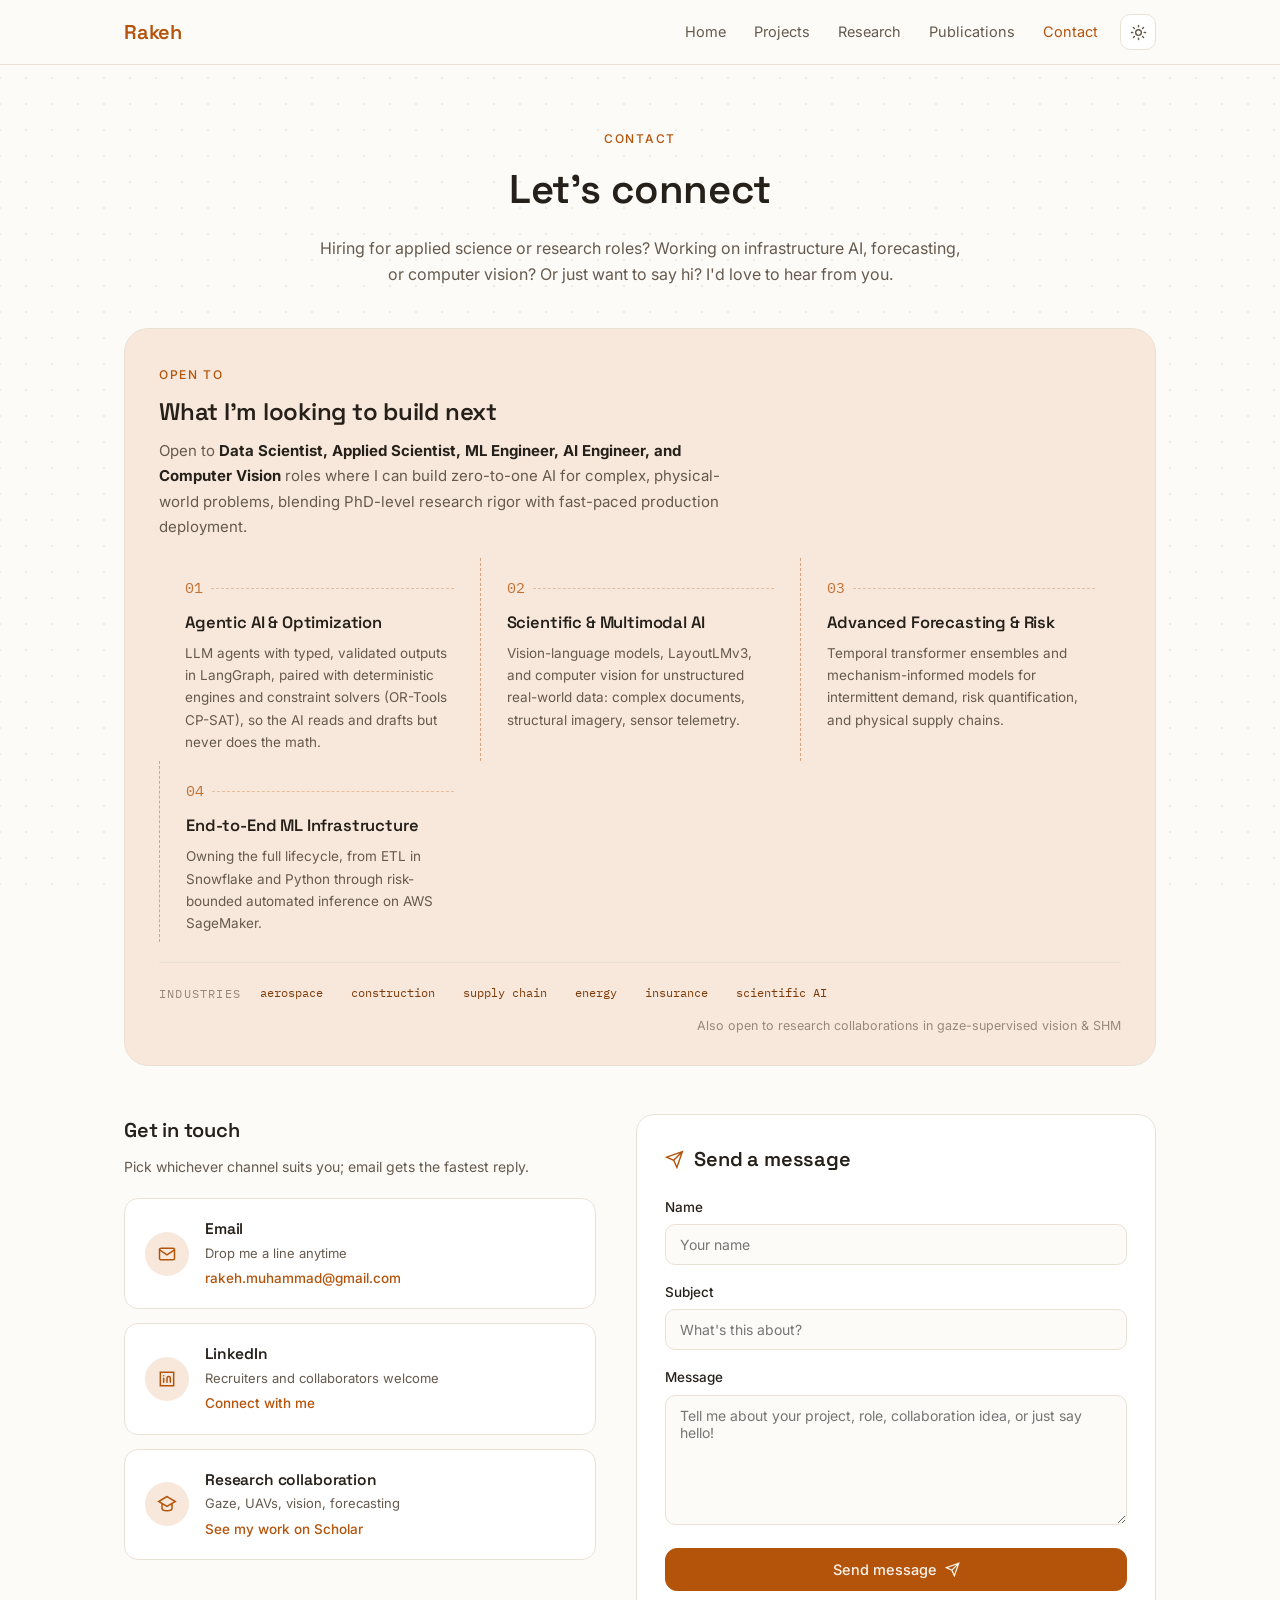
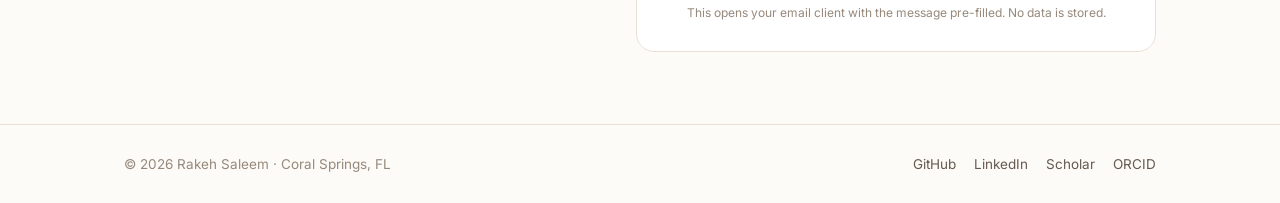
<file: contact.html>
<!DOCTYPE html>
<html lang="en">
<head>
<meta charset="UTF-8">
<meta name="viewport" content="width=device-width, initial-scale=1.0">
<title>Contact | Rakeh Saleem</title>
<meta name="description" content="Contact Rakeh Saleem, PhD, for data science, applied science, and ML/AI engineering roles; collaborations in agentic AI, computer vision, Document AI, and forecasting; or a chat about drones and models.">
<meta property="og:type" content="website">
<meta property="og:title" content="Contact | Rakeh Saleem">
<meta property="og:description" content="Research collaborations, applied science roles, or a chat about CV, forecasting, and drones.">
<meta property="og:url" content="https://rakehsaleem.github.io/contact.html">
<meta name="theme-color" content="#B4530A" media="(prefers-color-scheme: light)">
<meta name="theme-color" content="#171009" media="(prefers-color-scheme: dark)">
<link rel="icon" type="image/svg+xml" href="assets/favicon.svg">
<link rel="preconnect" href="https://fonts.googleapis.com">
<link rel="preconnect" href="https://fonts.gstatic.com" crossorigin>
<link href="https://fonts.googleapis.com/css2?family=Space+Grotesk:wght@400;500;600&family=Inter:wght@400;500;600&family=IBM+Plex+Mono:wght@400;500&display=swap" rel="stylesheet">
<link rel="stylesheet" href="assets/style.css">
<style>
.open-band{background:var(--tint);border:1px solid var(--line);border-radius:24px;padding:36px 34px 28px;position:relative;overflow:hidden}
.open-band .intro{font-size:15px;color:var(--muted);max-width:64ch;margin:6px 0 8px;line-height:1.7}
.open-band .intro strong{color:var(--ink)}
.open-grid{display:grid;grid-template-columns:repeat(auto-fit,minmax(250px,1fr));margin-top:18px}
.open-track{padding:18px 26px 8px;position:relative}
.open-track + .open-track{border-left:1.5px dashed color-mix(in srgb,var(--teal) 45%,transparent)}
.open-num{font-family:'IBM Plex Mono',monospace;font-size:15px;color:var(--teal);opacity:.8;display:flex;align-items:center;gap:8px;margin-bottom:8px}
.open-num::after{content:"";flex:1;border-top:1.5px dashed color-mix(in srgb,var(--teal) 35%,transparent)}
.open-track h3{font-size:16.5px;font-weight:600;margin-bottom:6px}
.open-track p{font-size:13.5px;color:var(--muted);line-height:1.65}
.open-badge{display:inline-block;font-family:'IBM Plex Mono',monospace;font-size:10.5px;letter-spacing:.08em;text-transform:uppercase;background:var(--teal);color:#FDF4EC;border-radius:6px;padding:3px 9px;margin-left:8px;vertical-align:2px}
[data-theme="dark"] .open-badge{color:#2A1608}
.open-foot{display:flex;align-items:center;gap:10px;flex-wrap:wrap;margin-top:20px;padding-top:18px;border-top:1px solid var(--line)}
.open-foot .lbl{font-size:12px;color:var(--faint);font-family:'IBM Plex Mono',monospace;text-transform:uppercase;letter-spacing:.1em}
@media (max-width:700px){.open-track + .open-track{border-left:none;border-top:1.5px dashed color-mix(in srgb,var(--teal) 45%,transparent)}}
</style>
</head>
<body>
<canvas id="dotgrid" aria-hidden="true"></canvas>

<nav>
  <div class="wrap nav-inner">
    <a href="index.html" class="wordmark">Rakeh</a>
    <div style="display:flex;align-items:center">
      <div class="nav-links" id="navLinks">
        <a href="index.html">Home</a>
        <a href="projects.html">Projects</a>
        <a href="research.html">Research</a>
        <a href="publications.html">Publications</a>
        <a href="contact.html" class="active">Contact</a>
      </div>
      <button class="theme-btn" id="themeBtn" aria-label="Toggle dark mode" style="margin-left:22px">
        <svg width="17" height="17" viewBox="0 0 24 24" fill="none" stroke="currentColor" stroke-width="2" stroke-linecap="round"><circle cx="12" cy="12" r="4"/><path d="M12 2v2m0 16v2M4.9 4.9l1.4 1.4m11.4 11.4 1.4 1.4M2 12h2m16 0h2M4.9 19.1l1.4-1.4M17.7 6.3l1.4-1.4"/></svg>
      </button>
      <button class="menu-btn" id="menuBtn" aria-label="Open menu">
        <svg width="17" height="17" viewBox="0 0 24 24" fill="none" stroke="currentColor" stroke-width="2" stroke-linecap="round"><path d="M4 7h16M4 12h16M4 17h16"/></svg>
      </button>
    </div>
  </div>
</nav>

<div class="page-head">
  <span class="kicker">Contact</span>
  <h1>Let's connect</h1>
  <p>Hiring for applied science or research roles? Working on infrastructure AI, forecasting, or computer vision? Or just want to say hi? I'd love to hear from you.</p>
</div>

<section class="wrap" style="padding:0 24px 48px">
  <div class="open-band">
    <span class="kicker">Open to</span>
    <h2 style="font-size:24px;font-weight:600">What I'm looking to build next</h2>
    <p class="intro">Open to <strong>Data Scientist, Applied Scientist, ML Engineer, AI Engineer, and Computer Vision</strong> roles where I can build zero-to-one AI for complex, physical-world problems, blending PhD-level research rigor with fast-paced production deployment.</p>
    <div class="open-grid">
      <div class="open-track">
        <div class="open-num">01</div>
        <h3>Agentic AI &amp; Optimization</h3>
        <p>LLM agents with typed, validated outputs in LangGraph, paired with deterministic engines and constraint solvers (OR-Tools CP-SAT), so the AI reads and drafts but never does the math.</p>
      </div>
      <div class="open-track">
        <div class="open-num">02</div>
        <h3>Scientific &amp; Multimodal AI</h3>
        <p>Vision-language models, LayoutLMv3, and computer vision for unstructured real-world data: complex documents, structural imagery, sensor telemetry.</p>
      </div>
      <div class="open-track">
        <div class="open-num">03</div>
        <h3>Advanced Forecasting &amp; Risk</h3>
        <p>Temporal transformer ensembles and mechanism-informed models for intermittent demand, risk quantification, and physical supply chains.</p>
      </div>
      <div class="open-track">
        <div class="open-num">04</div>
        <h3>End-to-End ML Infrastructure</h3>
        <p>Owning the full lifecycle, from ETL in Snowflake and Python through risk-bounded automated inference on AWS SageMaker.</p>
      </div>
    </div>
    <div class="open-foot">
      <span class="lbl">Industries</span>
      <span class="tag">aerospace</span><span class="tag">construction</span><span class="tag">supply chain</span><span class="tag">energy</span><span class="tag">insurance</span><span class="tag">scientific AI</span>
      <span style="font-size:12.5px;color:var(--faint);margin-left:auto">Also open to research collaborations in gaze-supervised vision &amp; SHM</span>
    </div>
  </div>
</section>

<main class="wrap contact-grid">
  <div>
    <h2 style="font-size:20px;font-weight:600;margin-bottom:8px">Get in touch</h2>
    <p style="font-size:14px;color:var(--muted);margin-bottom:20px">Pick whichever channel suits you; email gets the fastest reply.</p>

    <a class="contact-card" href="mailto:rakeh.muhammad@gmail.com">
      <div class="icon">
        <svg width="20" height="20" viewBox="0 0 24 24" fill="none" stroke="currentColor" stroke-width="1.8" stroke-linecap="round"><rect x="3" y="5" width="18" height="14" rx="2"/><path d="m3 7 9 6 9-6"/></svg>
      </div>
      <div>
        <h3>Email</h3>
        <p>Drop me a line anytime</p>
        <span class="action">rakeh.muhammad@gmail.com</span>
      </div>
    </a>

    <a class="contact-card" href="https://www.linkedin.com/in/rakeh-saleem/" target="_blank" rel="noopener">
      <div class="icon">
        <svg width="20" height="20" viewBox="0 0 24 24" fill="none" stroke="currentColor" stroke-width="1.8" stroke-linecap="round"><path d="M8 11v5m0-8v.01M12 16v-5m0 0a2 2 0 1 1 4 0v5M4 4h16v16H4z"/></svg>
      </div>
      <div>
        <h3>LinkedIn</h3>
        <p>Recruiters and collaborators welcome</p>
        <span class="action">Connect with me</span>
      </div>
    </a>

    <a class="contact-card" href="https://scholar.google.com/citations?user=sNDGyTYAAAAJ&hl=en" target="_blank" rel="noopener">
      <div class="icon">
        <svg width="20" height="20" viewBox="0 0 24 24" fill="none" stroke="currentColor" stroke-width="1.8" stroke-linecap="round"><path d="M12 3 2 9l10 6 10-6-10-6Zm-6 9.5V17c0 1.7 2.7 3 6 3s6-1.3 6-3v-4.5"/></svg>
      </div>
      <div>
        <h3>Research collaboration</h3>
        <p>Gaze, UAVs, vision, forecasting</p>
        <span class="action">See my work on Scholar</span>
      </div>
    </a>
  </div>

  <div class="form-card">
    <h2>
      <svg width="19" height="19" viewBox="0 0 24 24" fill="none" stroke="var(--teal)" stroke-width="1.8" stroke-linecap="round"><path d="m22 2-11 11M22 2 15 22l-4-9-9-4 20-7Z"/></svg>
      Send a message
    </h2>
    <div class="field">
      <label for="fName">Name</label>
      <input id="fName" type="text" placeholder="Your name" autocomplete="name">
    </div>
    <div class="field">
      <label for="fSubject">Subject</label>
      <input id="fSubject" type="text" placeholder="What's this about?">
    </div>
    <div class="field">
      <label for="fMsg">Message</label>
      <textarea id="fMsg" placeholder="Tell me about your project, role, collaboration idea, or just say hello!"></textarea>
    </div>
    <button class="btn primary" id="sendBtn" style="width:100%;justify-content:center">Send message
      <svg width="15" height="15" viewBox="0 0 24 24" fill="none" stroke="currentColor" stroke-width="2" stroke-linecap="round"><path d="m22 2-11 11M22 2 15 22l-4-9-9-4 20-7Z"/></svg>
    </button>
    <p class="form-note">This opens your email client with the message pre-filled. No data is stored.</p>
  </div>
</main>

<footer>
  <div class="wrap foot-inner">
    <span>© 2026 Rakeh Saleem · Coral Springs, FL</span>
    <div class="socials">
      <a href="https://github.com/rakehsaleem" target="_blank" rel="noopener">GitHub</a>
      <a href="https://www.linkedin.com/in/rakeh-saleem/" target="_blank" rel="noopener">LinkedIn</a>
      <a href="https://scholar.google.com/citations?user=sNDGyTYAAAAJ&hl=en" target="_blank" rel="noopener">Scholar</a>
      <a href="https://orcid.org/0000-0002-6362-9872" target="_blank" rel="noopener">ORCID</a>
    </div>
  </div>
</footer>

<script src="assets/main.js"></script>
<script>
document.getElementById('sendBtn').addEventListener('click', function () {
  var EMAIL = 'rakeh.muhammad@gmail.com';
  var name = document.getElementById('fName').value.trim();
  var subject = document.getElementById('fSubject').value.trim() || 'Hello from your website';
  var msg = document.getElementById('fMsg').value.trim();
  var body = msg + (name ? '\n\n' + name : '');
  window.location.href = 'mailto:' + EMAIL +
    '?subject=' + encodeURIComponent(subject) +
    '&body=' + encodeURIComponent(body);
});
</script>
</body>
</html>
</file>
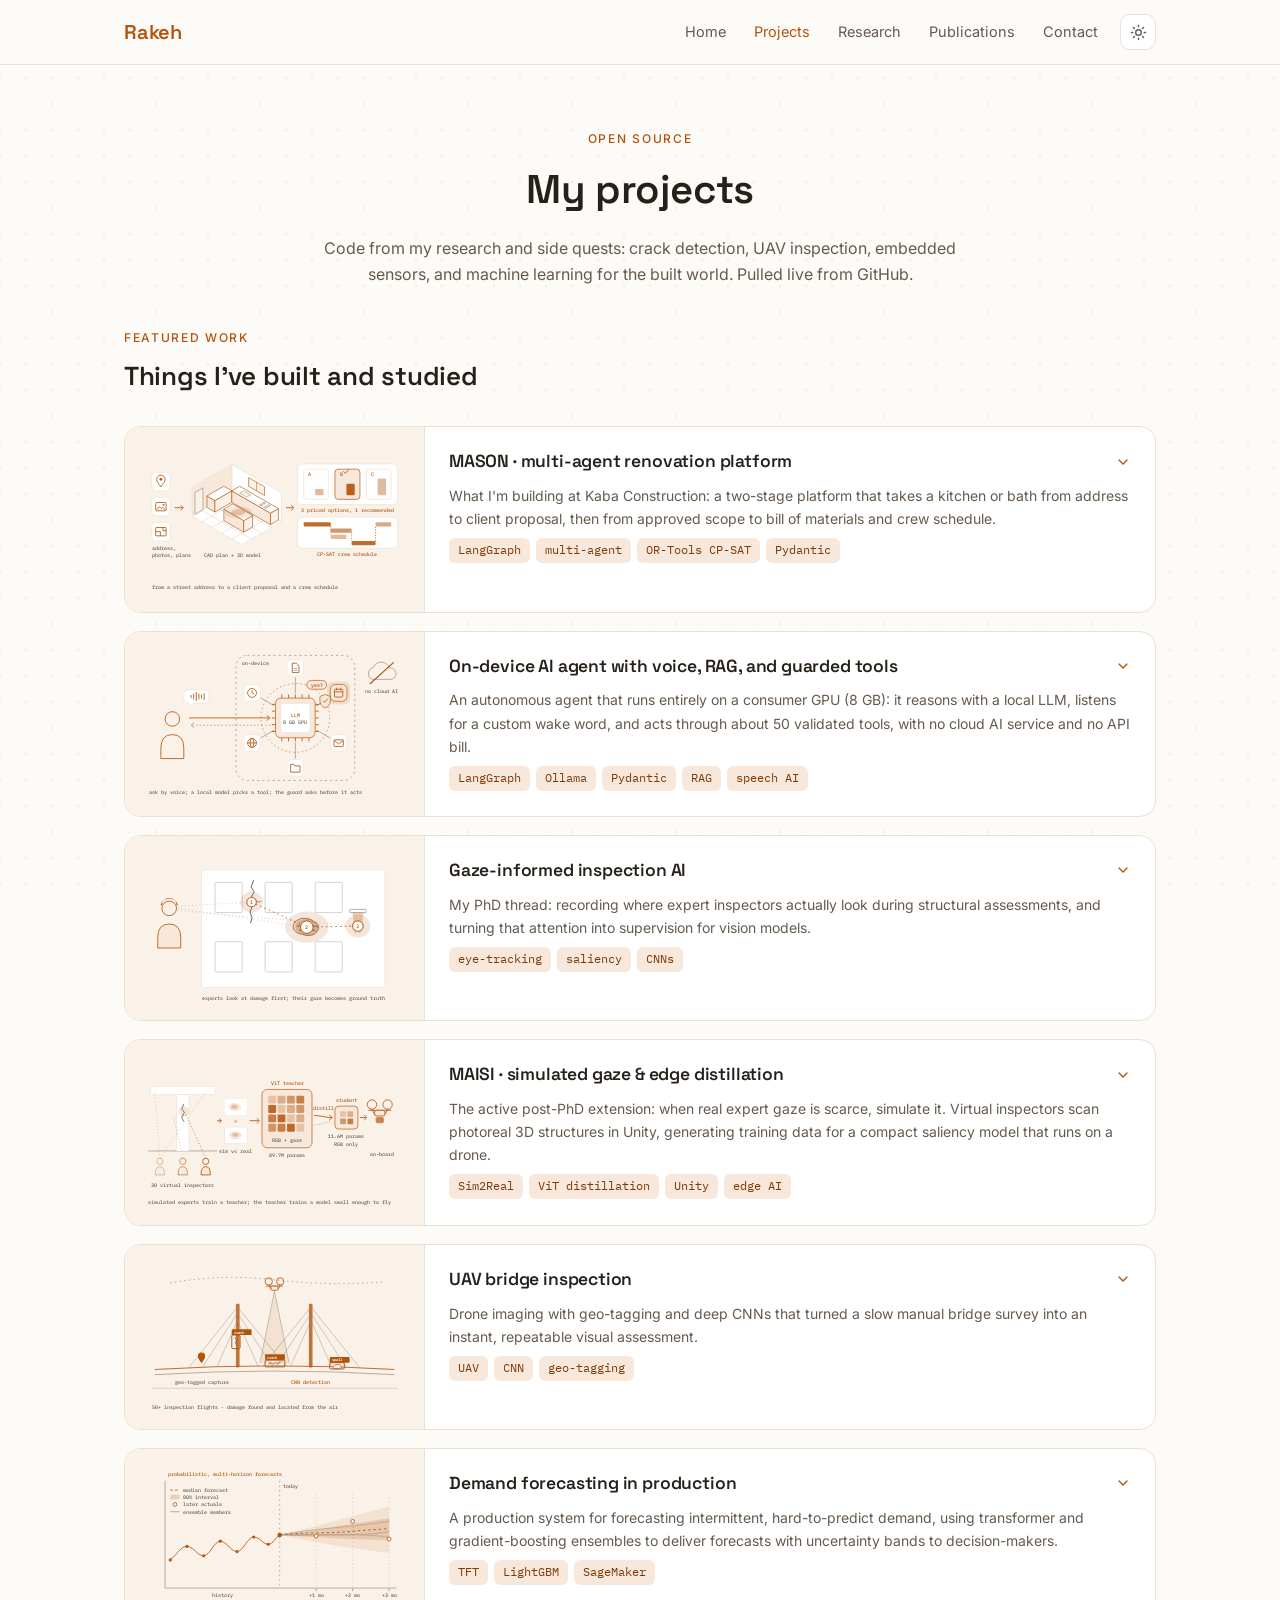
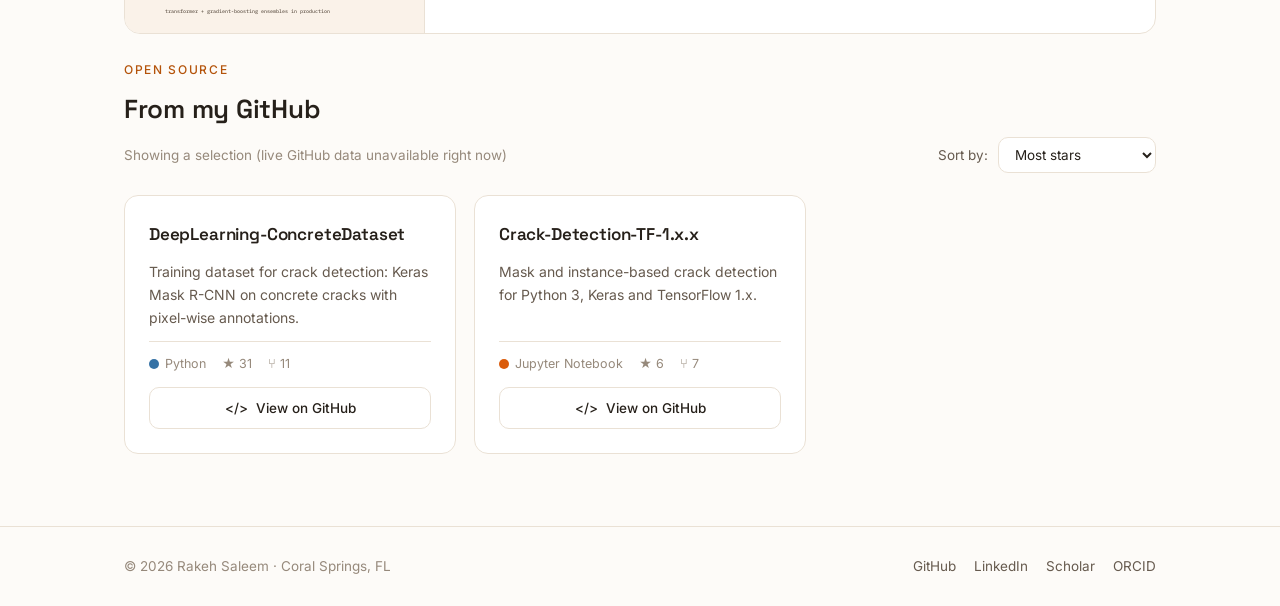
<file: projects.html>
<!DOCTYPE html>
<html lang="en">
<head>
<meta charset="UTF-8">
<meta name="viewport" content="width=device-width, initial-scale=1.0">
<title>Projects | Rakeh Saleem</title>
<meta name="description" content="Projects by Rakeh Saleem, PhD: MASON multi-agent renovation AI, MAISI simulated-gaze distillation for drones, production demand forecasting, UAV inspection, and computer vision for infrastructure.">
<meta property="og:type" content="website">
<meta property="og:title" content="Projects | Rakeh Saleem">
<meta property="og:description" content="Open-source projects: crack detection, UAV inspection, sensors, and ML for infrastructure.">
<meta property="og:url" content="https://rakehsaleem.github.io/projects.html">
<meta name="theme-color" content="#B4530A" media="(prefers-color-scheme: light)">
<meta name="theme-color" content="#171009" media="(prefers-color-scheme: dark)">
<link rel="icon" type="image/svg+xml" href="assets/favicon.svg">
<link rel="preconnect" href="https://fonts.googleapis.com">
<link rel="preconnect" href="https://fonts.gstatic.com" crossorigin>
<link href="https://fonts.googleapis.com/css2?family=Space+Grotesk:wght@400;500;600&family=Inter:wght@400;500;600&family=IBM+Plex+Mono:wght@400;500&display=swap" rel="stylesheet">
<link rel="stylesheet" href="assets/style.css">
<style>
.feat{background:var(--card);border:1px solid var(--line);border-radius:16px;overflow:hidden;margin-bottom:18px;transition:border-color .2s}
.feat:hover{border-color:var(--teal)}
.feat-head{display:grid;grid-template-columns:300px 1fr;gap:0;cursor:pointer}
.feat-vis{background:var(--tint-soft);border-right:1px solid var(--line);display:flex;align-items:center;justify-content:center;padding:14px}
.feat-vis svg{width:100%;height:auto;display:block}
.feat-body{padding:20px 24px;display:flex;flex-direction:column;gap:8px}
.feat-body h3{font-size:17.5px;font-weight:600;display:flex;align-items:center;justify-content:space-between;gap:12px}
.feat-body h3 .chev{flex:none;transition:transform .25s;color:var(--teal)}
.feat.open .chev{transform:rotate(180deg)}
.feat-body p{font-size:14px;color:var(--muted)}
.feat-more{max-height:0;overflow:hidden;transition:max-height .35s ease}
.feat.open .feat-more{max-height:900px}
.feat-more-inner{padding:0 24px 22px;border-top:1px dashed var(--line);margin:0 0 0 0;padding-top:16px}
.feat-more-inner ul{margin:0 0 12px;padding-left:18px}
.feat-more-inner li{font-size:13.5px;color:var(--muted);line-height:1.6;margin-bottom:5px}
.feat-links{display:flex;gap:16px;flex-wrap:wrap}
.feat-links a{font-size:13.5px;color:var(--teal);font-weight:500}
.feat-links a:hover{text-decoration:underline}
@media (max-width:760px){.feat-head{grid-template-columns:1fr}.feat-vis{border-right:none;border-bottom:1px solid var(--line)}}
svg .ln{stroke:var(--teal);fill:none;stroke-width:1.6}
svg .lnf{stroke:var(--faint);fill:none;stroke-width:1.3}
svg .bx{fill:var(--card);stroke:var(--line);stroke-width:1.3}
svg .bxa{fill:var(--tint);stroke:var(--teal);stroke-width:1.3}
svg .tl{font:500 10px "IBM Plex Mono",monospace;fill:var(--muted)}
svg .tla{font:500 10px "IBM Plex Mono",monospace;fill:var(--teal)}
svg .heat1{fill:var(--teal);opacity:.28}
svg .heat2{fill:var(--teal);opacity:.14}
</style>
</head>
<body>
<canvas id="dotgrid" aria-hidden="true"></canvas>

<nav>
  <div class="wrap nav-inner">
    <a href="index.html" class="wordmark">Rakeh</a>
    <div style="display:flex;align-items:center">
      <div class="nav-links" id="navLinks">
        <a href="index.html">Home</a>
        <a href="projects.html" class="active">Projects</a>
        <a href="research.html">Research</a>
        <a href="publications.html">Publications</a>
        <a href="contact.html">Contact</a>
      </div>
      <button class="theme-btn" id="themeBtn" aria-label="Toggle dark mode" style="margin-left:22px">
        <svg width="17" height="17" viewBox="0 0 24 24" fill="none" stroke="currentColor" stroke-width="2" stroke-linecap="round"><circle cx="12" cy="12" r="4"/><path d="M12 2v2m0 16v2M4.9 4.9l1.4 1.4m11.4 11.4 1.4 1.4M2 12h2m16 0h2M4.9 19.1l1.4-1.4M17.7 6.3l1.4-1.4"/></svg>
      </button>
      <button class="menu-btn" id="menuBtn" aria-label="Open menu">
        <svg width="17" height="17" viewBox="0 0 24 24" fill="none" stroke="currentColor" stroke-width="2" stroke-linecap="round"><path d="M4 7h16M4 12h16M4 17h16"/></svg>
      </button>
    </div>
  </div>
</nav>

<div class="page-head">
  <span class="kicker">Open source</span>
  <h1>My projects</h1>
  <p>Code from my research and side quests: crack detection, UAV inspection, embedded sensors, and machine learning for the built world. Pulled live from GitHub.</p>
</div>

<section class="wrap" style="padding-bottom:8px">
  <div class="sec-head">
    <div>
      <span class="kicker">Featured work</span>
      <h2>Things I've built and studied</h2>
    </div>
  </div>

  <article class="feat" id="feat-mason">
    <div class="feat-head" role="button" tabindex="0" aria-expanded="false">
      <div class="feat-vis">
        <svg viewBox="0 0 520 300" aria-hidden="true">
          <!-- inputs: address, site photos, plans -->
          <rect x="24" y="60" width="36" height="36" rx="9" class="bx"/><path d="M42 88 c-5 -7 -8 -10 -8 -14.5 a8 8 0 1 1 16 0 c0 4.5 -3 7.5 -8 14.5Z" class="ln"/><circle cx="42" cy="73.5" r="2.6" fill="var(--teal)"/><rect x="24" y="108" width="36" height="36" rx="9" class="bx"/><rect x="32" y="118" width="20" height="16" rx="2" class="ln"/><path d="M34 132 l5 -6 4 4 3 -3 4 5" class="ln"/><circle cx="47" cy="122.5" r="1.8" fill="var(--teal)"/><rect x="24" y="156" width="36" height="36" rx="9" class="bx"/><rect x="32" y="166" width="20" height="16" rx="1" class="ln"/><path d="M32 174 h9 v8 M46 166 v6 h6" class="ln"/>
          <text x="24" y="210" class="tl">address,</text><text x="24" y="222" class="tl">photos, plans</text>
          <path d="M68 128 H84" class="ln"/><path d="M80 123 l5 5 -5 5" class="ln"/>
          <!-- the designed room, as a 3D cutaway -->
          <polygon points="178.0,100.0 273.3,155.0 197.1,199.0 101.8,144.0" fill="var(--card)" stroke="var(--line)" stroke-width="1.3"/>
          <line x1="197.1" y1="111.0" x2="120.8" y2="155.0" class="lnf" opacity=".3"/>
          <line x1="216.1" y1="122.0" x2="139.9" y2="166.0" class="lnf" opacity=".3"/>
          <line x1="235.2" y1="133.0" x2="158.9" y2="177.0" class="lnf" opacity=".3"/>
          <line x1="254.2" y1="144.0" x2="178.0" y2="188.0" class="lnf" opacity=".3"/>
          <line x1="158.9" y1="111.0" x2="254.2" y2="166.0" class="lnf" opacity=".3"/>
          <line x1="139.9" y1="122.0" x2="235.2" y2="177.0" class="lnf" opacity=".3"/>
          <line x1="120.8" y1="133.0" x2="216.1" y2="188.0" class="lnf" opacity=".3"/>
          <polygon points="178.0,100.0 273.3,155.0 273.3,100.0 178.0,45.0" fill="var(--card)" stroke="var(--line)" stroke-width="1.3" stroke-linejoin="round"/>
          <polygon points="178.0,100.0 101.8,144.0 101.8,89.0 178.0,45.0" fill="var(--tint)" stroke="var(--line)" stroke-width="1.3" stroke-linejoin="round"/>
          <polygon points="210.4,86.8 240.9,104.4 240.9,87.9 210.4,70.3" fill="var(--tint-soft)" stroke="var(--teal)" stroke-width="1.2"/>
          <line x1="225.6" y1="95.6" x2="225.6" y2="79.1" stroke="var(--teal)" stroke-width="1"/>
          <polygon points="122.7,131.9 107.5,140.7 107.5,98.9 122.7,90.1" fill="var(--tint-soft)" stroke="var(--faint)" stroke-width="1.2"/>
          <polygon points="130.4,127.5 145.6,136.3 145.6,114.3 130.4,105.5" fill="var(--tint)" stroke="var(--teal)" stroke-width="1.2" stroke-linejoin="round"/><polygon points="178.0,117.6 145.6,136.3 145.6,114.3 178.0,95.6" fill="var(--tint-soft)" stroke="var(--teal)" stroke-width="1.2" stroke-linejoin="round"/><polygon points="162.8,86.8 178.0,95.6 145.6,114.3 130.4,105.5" fill="var(--card)" stroke="var(--teal)" stroke-width="1.2" stroke-linejoin="round"/>
          <polygon points="178.0,117.6 252.3,160.5 252.3,138.5 178.0,95.6" fill="var(--tint)" stroke="var(--teal)" stroke-width="1.2" stroke-linejoin="round"/><polygon points="267.5,151.7 252.3,160.5 252.3,138.5 267.5,129.7" fill="var(--tint-soft)" stroke="var(--teal)" stroke-width="1.2" stroke-linejoin="round"/><polygon points="193.2,86.8 267.5,129.7 252.3,138.5 178.0,95.6" fill="var(--card)" stroke="var(--teal)" stroke-width="1.2" stroke-linejoin="round"/>
          <polygon points="200.9,95.6 214.2,103.3 206.6,107.7 193.2,100.0" fill="var(--tint-soft)" stroke="var(--faint)" stroke-width="1"/>
          <ellipse cx="239.9" cy="119.2" rx="3" ry="1.7" class="lnf"/>
          <ellipse cx="248.5" cy="124.2" rx="3" ry="1.7" class="lnf"/>
          <ellipse cx="234.2" cy="122.6" rx="3" ry="1.7" class="lnf"/>
          <ellipse cx="242.8" cy="127.5" rx="3" ry="1.7" class="lnf"/>
          <polygon points="162.8,152.8 200.9,174.8 200.9,152.8 162.8,130.8" fill="var(--tint)" stroke="var(--teal)" stroke-width="1.2" stroke-linejoin="round"/><polygon points="218.0,164.9 200.9,174.8 200.9,152.8 218.0,142.9" fill="var(--tint-soft)" stroke="var(--teal)" stroke-width="1.2" stroke-linejoin="round"/><polygon points="179.9,120.9 218.0,142.9 200.9,152.8 162.8,130.8" fill="var(--card)" stroke="var(--teal)" stroke-width="1.2" stroke-linejoin="round"/>
          <ellipse cx="190.4" cy="136.8" rx="26" ry="12" class="heat2"/>
          <ellipse cx="190.4" cy="136.8" rx="13" ry="6" class="heat1"/>
          <text x="180" y="222" text-anchor="middle" class="tl">CAD plan + 3D model</text>
          <path d="M282 128 H296" class="ln"/><path d="M292 123 l5 5 -5 5" class="ln"/>
          <!-- three priced options; one recommended -->
          <rect x="304" y="44" width="192" height="78" rx="9" class="bx"/>
          <rect x="316" y="54" width="48" height="58" rx="6" class="bx"/><text x="325" y="68" class="tla">A</text><rect x="338" y="92" width="16" height="12" rx="2" fill="var(--teal)" opacity=".4"/><rect x="376" y="54" width="48" height="58" rx="6" class="bxa"/><text x="385" y="68" class="tla">B</text><rect x="398" y="82" width="16" height="22" rx="2" fill="var(--teal)" opacity=".9"/><rect x="436" y="54" width="48" height="58" rx="6" class="bx"/><text x="445" y="68" class="tla">C</text><rect x="458" y="72" width="16" height="32" rx="2" fill="var(--teal)" opacity=".4"/><path d="M392 58 l4 4 7 -8" class="ln" stroke-width="2"/>
          <text x="400" y="136" text-anchor="middle" class="tla">3 priced options, 1 recommended</text>
          <!-- the approved scope becomes a crew schedule -->
          <rect x="304" y="146" width="192" height="60" rx="9" class="bx"/>
          <rect x="316" y="156" width="52" height="8" rx="2" fill="var(--teal)" opacity=".85"/>
          <rect x="368" y="168" width="40" height="8" rx="2" fill="var(--teal)" opacity=".6"/>
          <rect x="368" y="180" width="30" height="8" rx="2" fill="var(--teal)" opacity=".4"/>
          <rect x="408" y="192" width="46" height="8" rx="2" fill="var(--teal)" opacity=".85"/>
          <rect x="454" y="156" width="30" height="8" rx="2" fill="var(--teal)" opacity=".5"/>
          <g class="ln" stroke-dasharray="2 3" stroke-width="1.1"><path d="M368 164 V180"/><path d="M408 176 V192"/><path d="M454 192 V164"/></g>
          <text x="400" y="220" text-anchor="middle" class="tla">CP-SAT crew schedule</text>
          <text x="24" y="284" class="tl">from a street address to a client proposal and a crew schedule</text>
        </svg>
      </div>
      <div class="feat-body">
        <h3>MASON · multi-agent renovation platform
          <svg class="chev" width="16" height="16" viewBox="0 0 24 24" fill="none" stroke="currentColor" stroke-width="2" stroke-linecap="round"><path d="m6 9 6 6 6-6"/></svg>
        </h3>
        <p>What I'm building at Kaba Construction: a two-stage platform that takes a kitchen or bath from address to client proposal, then from approved scope to bill of materials and crew schedule.</p>
        <div class="tags"><span class="tag">LangGraph</span><span class="tag">multi-agent</span><span class="tag">OR-Tools CP-SAT</span><span class="tag">Pydantic</span></div>
      </div>
    </div>
    <div class="feat-more"><div class="feat-more-inner">
      <ul>
        <li><strong>Stage 1, before the site visit:</strong> pulls and cross-checks property records from several live sources, designs three renovation options with scaled CAD plans and interactive 3D models, prices each one, and produces a client proposal PDF.</li>
        <li><strong>Hybrid by design:</strong> LLM agents write design direction and read site photos and plans through Pydantic-validated structured outputs; any rewrite that changes a number is rejected, so every quantity, price, and hour comes from deterministic Python.</li>
        <li><strong>Stage 2, in progress:</strong> a LangGraph takeoff and budget critic feed a CP-SAT crew scheduler with task precedence, crew-size limits, skill matching, and room-occupancy constraints.</li>
        <li>Runs offline without API keys, with an offline test suite that blocks every real network call.</li>
      </ul>
      <div class="feat-links">
        <a href="contact.html">Ask me about it →</a>
      </div>
    </div></div>
  </article>

  <article class="feat" id="feat-agent">
    <div class="feat-head" role="button" tabindex="0" aria-expanded="false">
      <div class="feat-vis">
        <svg viewBox="0 0 520 300" aria-hidden="true">
          <!-- on-device boundary -->
          <rect x="186" y="18" width="228" height="240" rx="22" class="lnf" stroke-dasharray="4 6"/>
          <text x="198" y="36" class="tl">on-device</text>
          <!-- no cloud AI -->
          <g transform="translate(442,34)">
            <path d="M6 30 a12 12 0 0 1 2 -23 a16 16 0 0 1 30 1 a11 11 0 0 1 4 22 Z" class="lnf"/>
            <line x1="2" y1="38" x2="46" y2="-2" stroke="var(--teal)" stroke-width="2.2" stroke-linecap="round"/>
          </g>
          <text x="466" y="90" text-anchor="middle" class="tl">no cloud AI</text>
          <!-- the person asks by voice; the answer comes back -->
          <circle cx="64" cy="140" r="14" class="ln"/>
          <path d="M42 196 q0 -26 22 -26 q22 0 22 26 v20 h-44 Z" fill="var(--tint)" class="ln"/>
          <path d="M94 84 h32 a8 8 0 0 1 8 8 v10 a8 8 0 0 1 -8 8 h-22 l-8 8 v-8 h-2 a8 8 0 0 1 -8 -8 v-10 a8 8 0 0 1 8 -8 Z" class="bx"/>
          <g class="ln" stroke-width="2" stroke-linecap="round"><line x1="100" y1="95" x2="100" y2="99"/><line x1="105" y1="92" x2="105" y2="102"/><line x1="110" y1="89" x2="110" y2="105"/><line x1="115" y1="92" x2="115" y2="102"/><line x1="120" y1="94" x2="120" y2="100"/><line x1="125" y1="91" x2="125" y2="103"/></g>
          <path d="M96 138 H250" class="ln" stroke-width="1.8"/><path d="M245 133 l6 5 -6 5" class="ln"/>
          <path d="M252 152 H100" class="lnf" stroke-dasharray="3 4"/><path d="M106 147 l-6 5 6 5" class="lnf"/>
          <!-- tools orbit the model; the guard ring sits between them -->
          <line x1="300.0" y1="91.0" x2="300.0" y2="60.0" class="lnf"/><line x1="340.7" y1="114.5" x2="367.5" y2="99.0" class="ln" stroke-width="2.2"/><line x1="340.7" y1="161.5" x2="367.5" y2="177.0" class="lnf"/><line x1="300.0" y1="185.0" x2="300.0" y2="216.0" class="lnf"/><line x1="259.3" y1="161.5" x2="232.5" y2="177.0" class="lnf"/><line x1="259.3" y1="114.5" x2="232.5" y2="99.0" class="lnf"/>
          <circle cx="300" cy="138" r="66" fill="none" stroke="var(--teal)" stroke-width="1.4" stroke-dasharray="3 5" opacity=".75"/>
          <rect x="284.0" y="26.0" width="32" height="32" rx="9" class="bx"/><path d="M294.0 33.0 h8 l5 5 v13 h-13 Z" class="ln"/><path d="M297.0 43.0 h7 M297.0 47.0 h7" class="lnf"/><rect x="361.1" y="68.0" width="44" height="44" rx="12" class="heat2"/><rect x="367.1" y="74.0" width="32" height="32" rx="9" class="bxa"/><rect x="375.1" y="83.0" width="16" height="15" rx="2" class="ln"/><path d="M375.1 88.0 h16 M379.1 80.0 v5 M387.1 80.0 v5" class="ln"/><rect x="367.1" y="170.0" width="32" height="32" rx="9" class="bx"/><rect x="374.1" y="180.0" width="18" height="13" rx="2" class="ln"/><path d="M374.1 181.0 l9 7 9 -7" class="ln"/><rect x="284.0" y="218.0" width="32" height="32" rx="9" class="bx"/><path d="M291.0 227.0 h6 l2 3 h10 v12 h-18 Z" class="ln"/><rect x="200.9" y="170.0" width="32" height="32" rx="9" class="bx"/><circle cx="216.9" cy="186.0" r="8.5" class="ln"/><ellipse cx="216.9" cy="186.0" rx="3.6" ry="8.5" class="ln"/><path d="M208.4 186.0 h17" class="ln"/><rect x="200.9" y="74.0" width="32" height="32" rx="9" class="bx"/><circle cx="216.9" cy="90.0" r="8.5" class="ln"/><path d="M216.9 85.0 v5 l4 2.5" class="ln"/>
          <!-- the local model on a GPU -->
          <g class="ln" stroke-width="1.4"><line x1="255" y1="112" x2="262" y2="112"/><line x1="338" y1="112" x2="345" y2="112"/><line x1="274" y1="93" x2="274" y2="100"/><line x1="274" y1="176" x2="274" y2="183"/><line x1="255" y1="125" x2="262" y2="125"/><line x1="338" y1="125" x2="345" y2="125"/><line x1="287" y1="93" x2="287" y2="100"/><line x1="287" y1="176" x2="287" y2="183"/><line x1="255" y1="138" x2="262" y2="138"/><line x1="338" y1="138" x2="345" y2="138"/><line x1="300" y1="93" x2="300" y2="100"/><line x1="300" y1="176" x2="300" y2="183"/><line x1="255" y1="151" x2="262" y2="151"/><line x1="338" y1="151" x2="345" y2="151"/><line x1="313" y1="93" x2="313" y2="100"/><line x1="313" y1="176" x2="313" y2="183"/><line x1="255" y1="164" x2="262" y2="164"/><line x1="338" y1="164" x2="345" y2="164"/><line x1="326" y1="93" x2="326" y2="100"/><line x1="326" y1="176" x2="326" y2="183"/></g>
          <rect x="262" y="100" width="76" height="76" rx="10" class="bxa"/>
          <rect x="272" y="110" width="56" height="56" rx="6" fill="var(--card)" stroke="var(--line)" stroke-width="1.2"/>
          <text x="300" y="136" text-anchor="middle" class="tla">LLM</text>
          <text x="300" y="150" text-anchor="middle" class="tl">8 GB GPU</text>
          <!-- the guard checks the active tool call and asks first -->
          <g transform="translate(357.2,105.0)">
            <path d="M0 -12 l10 4 v8 c0 7 -4 11 -10 14 c-6 -3 -10 -7 -10 -14 v-8 Z" class="bxa"/>
            <path d="M-4 0 l3 3 6 -7" class="ln"/>
          </g>
          <rect x="322" y="66" width="38" height="17" rx="8.5" class="bxa"/>
          <text x="341" y="78" text-anchor="middle" class="tla">yes?</text>
          <text x="20" y="284" class="tl">ask by voice; a local model picks a tool; the guard asks before it acts</text>
        </svg>
      </div>
      <div class="feat-body">
        <h3>On-device AI agent with voice, RAG, and guarded tools
          <svg class="chev" width="16" height="16" viewBox="0 0 24 24" fill="none" stroke="currentColor" stroke-width="2" stroke-linecap="round"><path d="m6 9 6 6 6-6"/></svg>
        </h3>
        <p>An autonomous agent that runs entirely on a consumer GPU (8&nbsp;GB): it reasons with a local LLM, listens for a custom wake word, and acts through about 50 validated tools, with no cloud AI service and no API bill.</p>
        <div class="tags"><span class="tag">LangGraph</span><span class="tag">Ollama</span><span class="tag">Pydantic</span><span class="tag">RAG</span><span class="tag">speech AI</span></div>
      </div>
    </div>
    <div class="feat-more"><div class="feat-more-inner">
      <ul>
        <li><strong>Agent loop:</strong> a LangGraph state graph on local Ollama models (Qwen 2.5 for chat, DeepSeek-R1 for deep reasoning) picks among about 50 Pydantic-validated tools: documents, files, calendar, mail drafts, web, reminders, maps, and daily briefings.</li>
        <li><strong>Memory and search:</strong> conversations and facts persist in SQLite; documents are searched by meaning (ChromaDB) and by exact words (SQLite FTS5), with the source named in every answer.</li>
        <li><strong>Voice on the CPU:</strong> a custom-trained wake word, a speaker voiceprint so only the owner can wake it, faster-whisper speech-to-text, and Piper text-to-speech, leaving the GPU free for the model.</li>
        <li><strong>Safety in code, not prompts:</strong> every tool has a permission tier, risky actions pause with LangGraph <code>interrupt()</code> until a yes, outside text is treated as untrusted, and a prompt-injection eval plants instructions in pages, mail, and files.</li>
        <li>Over 1,700 offline tests; 62/62 on the tool-choice eval against the local model.</li>
      </ul>
      <div class="feat-links">
        <a href="contact.html">Ask me about it →</a>
      </div>
    </div></div>
  </article>

  <article class="feat" id="feat-gaze">
    <div class="feat-head" role="button" tabindex="0" aria-expanded="false">
      <div class="feat-vis">
        <svg viewBox="0 0 520 300" aria-hidden="true">
          <!-- the expert, wearing eye-tracking glasses -->
          <g class="ln">
            <circle cx="58" cy="112" r="14"/>
            <path d="M36 168 q0 -26 22 -26 q22 0 22 26 v20 h-44 Z" fill="var(--tint)"/>
            <path d="M44 106 a14 14 0 0 1 28 0 l3 0 -3 -6 a17 15 0 0 0 -28 0 l-3 6 Z" fill="var(--teal)" opacity=".85" stroke="none"/>
          </g>
          <!-- facade with windows -->
          <rect x="120" y="38" width="352" height="226" class="bx" rx="6"/>
          <g class="lnf" opacity=".55">
            <rect x="146" y="62" width="52" height="58" rx="2"/><rect x="242" y="62" width="52" height="58" rx="2"/><rect x="338" y="62" width="52" height="58" rx="2"/>
            <rect x="146" y="176" width="52" height="58" rx="2"/><rect x="242" y="176" width="52" height="58" rx="2"/><rect x="338" y="176" width="52" height="58" rx="2"/>
          </g>
          <!-- damage: a crack, spalling with exposed rebar, a rust stain -->
          <path d="M220 58 l-5 13 6 9 -7 14 5 10 -6 15 4 11 -3 10" fill="none" stroke="var(--muted)" stroke-width="1.8" stroke-linejoin="round"/>
          <path d="M220 94 l9 6 6 -2" fill="none" stroke="var(--muted)" stroke-width="1.2"/>
          <path d="M302 136 c10 -8 26 -6 34 2 c8 2 12 10 6 18 c-4 8 -18 10 -28 6 c-12 -2 -20 -8 -18 -16 c0 -4 2 -8 6 -10 Z" fill="var(--tint)" stroke="var(--muted)" stroke-width="1.4"/>
          <g stroke="var(--muted)" stroke-width="1.6" stroke-linecap="round"><line x1="304" y1="146" x2="342" y2="146"/><line x1="308" y1="154" x2="338" y2="154"/></g>
          <path d="M410 120 h20 v10 c-2 14 -4 24 -6 34 c-2 -10 -3 -16 -4 -22 c-2 8 -3 14 -5 20 c-2 -12 -4 -26 -5 -42 Z" fill="var(--teal)" opacity=".28"/>
          <rect x="404" y="114" width="32" height="6" rx="2" class="lnf"/>
          <!-- sight lines to the fixations -->
          <g class="lnf" stroke-dasharray="2 5" opacity=".55">
            <line x1="74" y1="108" x2="216" y2="100"/>
            <line x1="74" y1="112" x2="322" y2="148"/>
            <line x1="74" y1="116" x2="420" y2="146"/>
          </g>
          <!-- dwell heat, sized by attention: the spall holds the eye longest -->
          <ellipse cx="216" cy="100" rx="22" ry="20" class="heat2"/><ellipse cx="216" cy="100" rx="11" ry="10" class="heat1"/>
          <ellipse cx="322" cy="148" rx="42" ry="30" class="heat2"/><ellipse cx="322" cy="148" rx="22" ry="16" class="heat1"/>
          <ellipse cx="420" cy="146" rx="24" ry="22" class="heat2"/><ellipse cx="420" cy="146" rx="12" ry="11" class="heat1"/>
          <path d="M216 100 L322 148 L420 146" class="ln" stroke-dasharray="3 6"/>
          <circle cx="216" cy="100" r="9" fill="var(--card)" stroke="var(--teal)" stroke-width="1.6"/><text x="216" y="103.4" text-anchor="middle" class="tla">1</text>
          <circle cx="322" cy="148" r="12" fill="var(--card)" stroke="var(--teal)" stroke-width="1.8"/><text x="322" y="151.8" text-anchor="middle" class="tla">2</text>
          <circle cx="420" cy="146" r="10" fill="var(--card)" stroke="var(--teal)" stroke-width="1.6"/><text x="420" y="149.6" text-anchor="middle" class="tla">3</text>
          <text x="120" y="288" class="tl">experts look at damage first; their gaze becomes ground truth</text>
        </svg>
      </div>
      <div class="feat-body">
        <h3>Gaze-informed inspection AI
          <svg class="chev" width="16" height="16" viewBox="0 0 24 24" fill="none" stroke="currentColor" stroke-width="2" stroke-linecap="round"><path d="m6 9 6 6 6-6"/></svg>
        </h3>
        <p>My PhD thread: recording where expert inspectors actually look during structural assessments, and turning that attention into supervision for vision models.</p>
        <div class="tags"><span class="tag">eye-tracking</span><span class="tag">saliency</span><span class="tag">CNNs</span></div>
      </div>
    </div>
    <div class="feat-more"><div class="feat-more-inner">
      <ul>
        <li>Eye-tracking studies with expert building inspectors across facade and disaster case studies, published in Scientific Reports, Buildings, and the Journal of Building Engineering.</li>
        <li>Benchmarked saliency-map algorithms against expert visual priorities; used gaze to guide CNN attention, improving generalization to unseen structures.</li>
        <li>Optimized architectures for edge deployment: 20% lower inference latency at 85% detection accuracy.</li>
      </ul>
      <div class="feat-links">
        <a href="https://www.nature.com/articles/s41598-023-29950-w" target="_blank" rel="noopener">Sci. Reports paper →</a>
        <a href="research.html">Research page →</a>
      </div>
    </div></div>
  </article>

  <article class="feat" id="feat-sim">
    <div class="feat-head" role="button" tabindex="0" aria-expanded="false">
      <div class="feat-vis">
        <svg viewBox="0 0 520 300" aria-hidden="true">
          <!-- Unity scene: a bridge pier and girder with a crack -->
          <line x1="18" y1="186" x2="150" y2="186" class="lnf"/>
          <rect x="22" y="62" width="124" height="16" rx="2" class="bx"/>
          <rect x="72" y="78" width="24" height="108" rx="2" class="bx"/>
          <path d="M86 96 l-4 9 5 7 -5 10 4 8" fill="none" stroke="var(--muted)" stroke-width="1.6"/>
          <!-- three virtual inspectors: novice scatters, expert fixes on the crack -->
          <g class="lnf" stroke-dasharray="2 4">
            <path d="M40 200 L30 70 M40 200 L130 70" opacity=".5"/>
            <path d="M84 200 L66 120" opacity=".7"/>
            <path d="M128 200 L88 112" stroke="var(--teal)"/>
          </g>
          <circle cx="86" cy="110" r="10" class="heat2"/>
          <g class="ln" opacity="0.45"><circle cx="40" cy="206" r="6"/><path d="M31 232 q0 -16 9 -16 q9 0 9 16 Z" fill="var(--tint)"/></g><g class="ln" opacity="0.7"><circle cx="84" cy="206" r="6"/><path d="M75 232 q0 -16 9 -16 q9 0 9 16 Z" fill="var(--tint)"/></g><g class="ln" opacity="1"><circle cx="128" cy="206" r="6"/><path d="M119 232 q0 -16 9 -16 q9 0 9 16 Z" fill="var(--tint)"/></g>
          <text x="84" y="256" text-anchor="middle" class="tl">30 virtual inspectors</text>
          <!-- Sim2Real gate: simulated vs real expert gaze -->
          <rect x="164" y="86" width="44" height="32" rx="4" fill="var(--card)" stroke="var(--line)" stroke-dasharray="3 3"/>
          <ellipse cx="184" cy="102" rx="12" ry="8" class="heat2"/><ellipse cx="183" cy="101" rx="6" ry="4" class="heat1"/>
          <text x="186" y="133" text-anchor="middle" class="tla">&#8776;</text>
          <rect x="164" y="140" width="44" height="32" rx="4" class="bx"/>
          <ellipse cx="185" cy="156" rx="12" ry="8" class="heat2"/><ellipse cx="185" cy="155" rx="6" ry="4" class="heat1"/>
          <text x="186" y="190" text-anchor="middle" class="tl">sim vs real</text>
          <path d="M150 128 H158" class="ln"/><path d="M154 124 l4 4 -4 4" class="ln"/><path d="M212 128 H230" class="ln"/><path d="M226 123 l5 5 -5 5" class="ln"/>
          <!-- teacher ViT, large -->
          <text x="284" y="60" text-anchor="middle" class="tla">ViT teacher</text>
          <rect x="236" y="68" width="96" height="112" rx="10" class="bxa"/>
          <rect x="248" y="80" width="15" height="15" rx="2" fill="var(--teal)" opacity="0.25"/><rect x="266" y="80" width="15" height="15" rx="2" fill="var(--teal)" opacity="0.40"/><rect x="284" y="80" width="15" height="15" rx="2" fill="var(--teal)" opacity="0.55"/><rect x="302" y="80" width="15" height="15" rx="2" fill="var(--teal)" opacity="0.70"/><rect x="248" y="98" width="15" height="15" rx="2" fill="var(--teal)" opacity="0.85"/><rect x="266" y="98" width="15" height="15" rx="2" fill="var(--teal)" opacity="0.25"/><rect x="284" y="98" width="15" height="15" rx="2" fill="var(--teal)" opacity="0.40"/><rect x="302" y="98" width="15" height="15" rx="2" fill="var(--teal)" opacity="0.55"/><rect x="248" y="116" width="15" height="15" rx="2" fill="var(--teal)" opacity="0.70"/><rect x="266" y="116" width="15" height="15" rx="2" fill="var(--teal)" opacity="0.85"/><rect x="284" y="116" width="15" height="15" rx="2" fill="var(--teal)" opacity="0.25"/><rect x="302" y="116" width="15" height="15" rx="2" fill="var(--teal)" opacity="0.40"/><rect x="248" y="134" width="15" height="15" rx="2" fill="var(--teal)" opacity="0.55"/><rect x="266" y="134" width="15" height="15" rx="2" fill="var(--teal)" opacity="0.70"/><rect x="284" y="134" width="15" height="15" rx="2" fill="var(--teal)" opacity="0.85"/><rect x="302" y="134" width="15" height="15" rx="2" fill="var(--teal)" opacity="0.25"/>
          <text x="284" y="168" text-anchor="middle" class="tl">RGB + gaze</text>
          <text x="284" y="198" text-anchor="middle" class="tl">89.7M params</text>
          <!-- distillation -->
          <path d="M336 118 C350 118 356 122 370 122" class="ln" stroke-width="2"/><path d="M365 117 l6 5 -6 5" class="ln"/>
          <path d="M336 136 C350 136 356 130 370 130" class="lnf" stroke-dasharray="2 3"/>
          <text x="354" y="108" text-anchor="middle" class="tla">distill</text>
          <!-- student, small -->
          <text x="398" y="92" text-anchor="middle" class="tla">student</text>
          <rect x="376" y="100" width="44" height="44" rx="7" class="bxa"/>
          <rect x="386" y="110" width="11" height="11" rx="2" fill="var(--teal)" opacity="0.25"/><rect x="400" y="110" width="11" height="11" rx="2" fill="var(--teal)" opacity="0.40"/><rect x="386" y="124" width="11" height="11" rx="2" fill="var(--teal)" opacity="0.55"/><rect x="400" y="124" width="11" height="11" rx="2" fill="var(--teal)" opacity="0.70"/>
          <text x="398" y="162" text-anchor="middle" class="tl">11.6M params</text><text x="398" y="176" text-anchor="middle" class="tl">RGB only</text>
          <!-- drone carrying the student -->
          <path d="M424 122 H436" class="ln"/><path d="M432 117 l5 5 -5 5" class="ln"/>
          <g class="ln" transform="translate(4,30)">
            <line x1="436" y1="78" x2="480" y2="78"/>
            <circle cx="443" cy="67" r="9"/><circle cx="473" cy="67" r="9"/>
            <line x1="443" y1="76" x2="448" y2="86"/><line x1="473" y1="76" x2="468" y2="86"/>
            <rect x="448" y="78" width="20" height="11" rx="4" fill="var(--tint)"/>
            <rect x="451" y="92" width="14" height="10" rx="2" fill="var(--teal)" opacity=".7"/>
          </g>
          <text x="466" y="196" text-anchor="middle" class="tl">on-board</text>
          <text x="18" y="288" class="tl">simulated experts train a teacher; the teacher trains a model small enough to fly</text>
        </svg>
      </div>
      <div class="feat-body">
        <h3>MAISI · simulated gaze &amp; edge distillation
          <svg class="chev" width="16" height="16" viewBox="0 0 24 24" fill="none" stroke="currentColor" stroke-width="2" stroke-linecap="round"><path d="m6 9 6 6 6-6"/></svg>
        </h3>
        <p>The active post-PhD extension: when real expert gaze is scarce, simulate it. Virtual inspectors scan photoreal 3D structures in Unity, generating training data for a compact saliency model that runs on a drone.</p>
        <div class="tags"><span class="tag">Sim2Real</span><span class="tag">ViT distillation</span><span class="tag">Unity</span><span class="tag">edge AI</span></div>
      </div>
    </div>
    <div class="feat-more"><div class="feat-more-inner">
      <ul>
        <li>A Unity package spawns 30 parameterized inspector agents (novice, intermediate, expert) across procedural bridge, building, and tunnel scenes with randomized defects, logging 3D raycast fixations, scanpaths, and saliency ground truth.</li>
        <li>A Sim2Real gate compares synthetic and real expert gaze (MMD², Wasserstein, KLD, NSS) before any training data is accepted.</li>
        <li>A multimodal ViT teacher (RGB + gaze, 89.7M parameters) is distilled into an RGB-only student (11.6M, 7.7× smaller): 11.5&nbsp;MB as INT8 ONNX, 3.9&nbsp;ms per frame on a desktop CPU, with no eye tracker needed at deployment.</li>
      </ul>
      <div class="feat-links">
        <a href="research.html">Research page →</a>
        <a href="contact.html">Collaborate →</a>
      </div>
    </div></div>
  </article>

  <article class="feat" id="feat-uav">
    <div class="feat-head" role="button" tabindex="0" aria-expanded="false">
      <div class="feat-vis">
        <svg viewBox="0 0 520 300" aria-hidden="true">
          <line x1="24" y1="248" x2="496" y2="248" class="lnf" opacity=".5"/>
          <path d="M30 212 Q260 198 490 212" class="ln" stroke-width="2.4"/>
          <path d="M30 222 Q260 208 490 222" class="lnf"/>
          <rect x="186" y="86" width="7" height="122" rx="2" fill="var(--teal)" opacity=".8"/>
          <rect x="326" y="86" width="7" height="122" rx="2" fill="var(--teal)" opacity=".8"/>
          <g class="lnf" opacity=".65">
            <line x1="189" y1="92" x2="96" y2="208"/><line x1="189" y1="104" x2="122" y2="207"/><line x1="189" y1="118" x2="150" y2="206"/>
            <line x1="189" y1="92" x2="282" y2="206"/><line x1="189" y1="104" x2="256" y2="206"/><line x1="189" y1="118" x2="228" y2="205"/>
            <line x1="330" y1="92" x2="423" y2="208"/><line x1="330" y1="104" x2="397" y2="207"/><line x1="330" y1="118" x2="369" y2="206"/>
            <line x1="330" y1="92" x2="237" y2="206"/><line x1="330" y1="104" x2="263" y2="206"/><line x1="330" y1="118" x2="291" y2="205"/>
          </g>
          <path d="M60 46 Q160 28 260 40 T470 44" class="lnf" stroke-dasharray="3 6"/>
          <g class="ln">
            <line x1="244" y1="52" x2="276" y2="52"/>
            <circle cx="249" cy="43" r="7"/><circle cx="271" cy="43" r="7"/>
            <line x1="249" y1="50" x2="253" y2="58"/><line x1="271" y1="50" x2="267" y2="58"/>
            <rect x="253" y="52" width="14" height="8" rx="3" fill="var(--tint)"/>
          </g>
          <path d="M260 62 L232 200 L288 200 Z" fill="var(--teal)" opacity=".10"/>
          <path d="M260 62 L232 200 M260 62 L288 200" class="lnf" opacity=".7"/>
          <!-- damage on the deck and the CNN's detections -->
          <path d="M248 202 l5 -3 4 3 5 -3 4 2 6 -3" fill="none" stroke="var(--muted)" stroke-width="1.5"/>
          <path d="M372 206 c4 -4 12 -5 16 -1 c2 3 -2 6 -8 6 c-4 0 -9 -1 -8 -5 Z" fill="var(--tint)" stroke="var(--muted)" stroke-width="1.2"/>
          <path d="M184 150 l3 6 -2 5 3 6" fill="none" stroke="var(--muted)" stroke-width="1.4"/>
          <rect x="242" y="194" width="38" height="13" rx="2" fill="none" stroke="var(--teal)" stroke-width="1.8"/><rect x="242" y="183" width="38" height="11" rx="2" fill="var(--teal)"/><text x="246" y="191" font-family="IBM Plex Mono,monospace" font-size="8.5" font-weight="500" fill="var(--card)">crack</text><rect x="366" y="199" width="28" height="12" rx="2" fill="none" stroke="var(--teal)" stroke-width="1.8"/><rect x="366" y="188" width="38" height="11" rx="2" fill="var(--teal)"/><text x="370" y="196" font-family="IBM Plex Mono,monospace" font-size="8.5" font-weight="500" fill="var(--card)">spall</text><rect x="178" y="146" width="16" height="26" rx="2" fill="none" stroke="var(--teal)" stroke-width="1.8"/><rect x="178" y="135" width="38" height="11" rx="2" fill="var(--teal)"/><text x="182" y="143" font-family="IBM Plex Mono,monospace" font-size="8.5" font-weight="500" fill="var(--card)">crack</text>
          <g fill="var(--teal)"><path d="M120 200 c-4.5 -7 -7 -10 -7 -13.6 a7 7 0 1 1 14 0 c0 3.6 -2.5 6.6 -7 13.6Z"/></g>
          <text x="120" y="240" text-anchor="middle" class="tl">geo-tagged capture</text>
          <text x="330" y="240" text-anchor="middle" class="tla">CNN detection</text>
          <text x="24" y="288" class="tl">50+ inspection flights · damage found and located from the air</text>
        </svg>
      </div>
      <div class="feat-body">
        <h3>UAV bridge inspection
          <svg class="chev" width="16" height="16" viewBox="0 0 24 24" fill="none" stroke="currentColor" stroke-width="2" stroke-linecap="round"><path d="m6 9 6 6 6-6"/></svg>
        </h3>
        <p>Drone imaging with geo-tagging and deep CNNs that turned a slow manual bridge survey into an instant, repeatable visual assessment.</p>
        <div class="tags"><span class="tag">UAV</span><span class="tag">CNN</span><span class="tag">geo-tagging</span></div>
      </div>
    </div>
    <div class="feat-more"><div class="feat-more-inner">
      <ul>
        <li>Built the end-to-end acquisition pipeline: flight planning, image capture with geo-tagging, and custom image stitching over high-resolution geospatial data.</li>
        <li>Data from 50+ inspection flights; real-time deep CNNs on edge devices improved dynamic risk-detection speed by 25%.</li>
        <li>Published in Structural Health Monitoring (2021), one of my most-cited papers.</li>
      </ul>
      <div class="feat-links">
        <a href="https://journals.sagepub.com/doi/10.1177/1475921720932384" target="_blank" rel="noopener">SHM paper →</a>
        <a href="https://github.com/rakehsaleem" target="_blank" rel="noopener">Related code →</a>
      </div>
    </div></div>
  </article>

  <article class="feat" id="feat-forecast">
    <div class="feat-head" role="button" tabindex="0" aria-expanded="false">
      <div class="feat-vis">
        <svg viewBox="0 0 520 300" aria-hidden="true">
          <line x1="50" y1="34" x2="50" y2="240" class="lnf"/>
          <line x1="50" y1="240" x2="494" y2="240" class="lnf"/>
          <text x="56" y="24" class="tla">probabilistic, multi-horizon forecasts</text>
          <!-- horizons -->
          <line x1="340" y1="60" x2="340" y2="240" class="lnf" stroke-dasharray="2 5" opacity=".45"/><line x1="340" y1="240" x2="340" y2="246" class="lnf"/><text x="340" y="258" text-anchor="middle" class="tl">+1 mo</text><line x1="410" y1="60" x2="410" y2="240" class="lnf" stroke-dasharray="2 5" opacity=".45"/><line x1="410" y1="240" x2="410" y2="246" class="lnf"/><text x="410" y="258" text-anchor="middle" class="tl">+2 mo</text><line x1="480" y1="60" x2="480" y2="240" class="lnf" stroke-dasharray="2 5" opacity=".45"/><line x1="480" y1="240" x2="480" y2="246" class="lnf"/><text x="480" y="258" text-anchor="middle" class="tl">+3 mo</text>
          <path d="M270 34 V240" class="lnf" stroke-dasharray="3 6"/>
          <text x="276" y="48" class="tl">today</text>
          <text x="160" y="258" text-anchor="middle" class="tl">history</text>
          <!-- the interval fans out with the horizon -->
          <path d="M270 138 C330 124 400 104 480 84 L480 172 C400 164 330 150 270 138 Z" fill="var(--teal)" opacity=".10"/>
          <path d="M270 138 C330 130 400 118 480 106 L480 148 C400 146 330 142 270 138 Z" fill="var(--teal)" opacity=".18"/>
          <!-- ensemble members -->
          <g class="lnf" opacity=".7" stroke-width="1">
            <path d="M270 138 C330 126 400 124 480 112"/>
            <path d="M270 138 C330 142 400 132 480 142"/>
            <path d="M270 138 C330 134 400 144 480 132"/>
          </g>
          <!-- history and the median forecast -->
          <path d="M60 186 C76 172 80 160 92 160 S112 178 124 178 S144 150 156 150 S176 170 188 170 S208 142 220 142 S238 156 248 156 S262 142 270 138" class="ln" stroke-width="1.8"/>
          <path d="M270 138 C320 132 370 136 420 130 L480 126" class="ln" stroke-width="1.8" stroke-dasharray="5 5"/>
          <g fill="var(--teal)"><circle cx="60" cy="186" r="3"/><circle cx="92" cy="160" r="3"/><circle cx="124" cy="178" r="3"/><circle cx="156" cy="150" r="3"/><circle cx="188" cy="170" r="3"/><circle cx="220" cy="142" r="3"/><circle cx="248" cy="156" r="3"/><circle cx="270" cy="138" r="4.4"/></g>
          <!-- later actuals, landing inside the interval -->
          <g fill="var(--card)" stroke="var(--teal)" stroke-width="1.6"><circle cx="340" cy="140" r="3.6"/><circle cx="410" cy="112" r="3.6"/><circle cx="480" cy="146" r="3.6"/></g>
          <!-- legend -->
          <g transform="translate(60,52)">
            <line x1="0" y1="0" x2="18" y2="0" class="ln" stroke-width="1.8" stroke-dasharray="5 4"/><text x="24" y="3.5" class="tl">median forecast</text>
            <rect x="0" y="9" width="18" height="9" rx="2" fill="var(--teal)" opacity=".22"/><text x="24" y="17.5" class="tl">80% interval</text>
            <circle cx="9" cy="27.5" r="3.6" fill="var(--card)" stroke="var(--teal)" stroke-width="1.6"/><text x="24" y="31" class="tl">later actuals</text>
            <line x1="0" y1="41.5" x2="18" y2="41.5" class="lnf" stroke-width="1"/><text x="24" y="45" class="tl">ensemble members</text>
          </g>
          <text x="50" y="288" class="tl">transformer + gradient-boosting ensembles in production</text>
        </svg>
      </div>
      <div class="feat-body">
        <h3>Demand forecasting in production
          <svg class="chev" width="16" height="16" viewBox="0 0 24 24" fill="none" stroke="currentColor" stroke-width="2" stroke-linecap="round"><path d="m6 9 6 6 6-6"/></svg>
        </h3>
        <p>A production system for forecasting intermittent, hard-to-predict demand, using transformer and gradient-boosting ensembles to deliver forecasts with uncertainty bands to decision-makers.</p>
        <div class="tags"><span class="tag">TFT</span><span class="tag">LightGBM</span><span class="tag">SageMaker</span></div>
      </div>
    </div>
    <div class="feat-more"><div class="feat-more-inner">
      <ul>
        <li>Shipped the MVP to production in 3.5 months: a multi-horizon Transformer ensemble on AWS SageMaker with 86% empirical coverage of 80% prediction intervals over a 3-month horizon.</li>
        <li>Phase 2 (Q2) against the Q1 vanilla-Transformer baseline: the improved Transformer cut MASE by 6.5% and a Temporal Fusion Transformer variant by 11%; LSTM and LightGBM were also benchmarked.</li>
        <li>Owned the full lifecycle (Snowflake-to-S3 ETL, MLflow tracking, automated batch inference, Power BI delivery), alongside an on-premise Document AI proof of concept: LayoutLMv3 fine-tuned on 1,800 pages and benchmarked against Qwen-VL and Florence-2 across 50,000+ documents.</li>
      </ul>
      <div class="feat-links">
        <a href="research.html">Research page →</a>
        <a href="contact.html">Ask me about it →</a>
      </div>
    </div></div>
  </article>
</section>

<main class="wrap" style="padding-bottom:72px">
  <div class="sec-head" style="margin-bottom:6px">
    <div>
      <span class="kicker">Open source</span>
      <h2>From my GitHub</h2>
    </div>
  </div>
  <div class="toolbar">
    <span class="count" id="repoCount">Loading repositories…</span>
    <label style="display:flex;align-items:center;gap:10px;font-size:13.5px;color:var(--muted)">Sort by:
      <select id="sortSel">
        <option value="stars">Most stars</option>
        <option value="updated">Recently updated</option>
        <option value="name">Name</option>
      </select>
    </label>
  </div>
  <div class="cards" id="repoGrid" style="grid-template-columns:repeat(auto-fill,minmax(300px,1fr))"></div>
</main>

<footer>
  <div class="wrap foot-inner">
    <span>© 2026 Rakeh Saleem · Coral Springs, FL</span>
    <div class="socials">
      <a href="https://github.com/rakehsaleem" target="_blank" rel="noopener">GitHub</a>
      <a href="https://www.linkedin.com/in/rakeh-saleem/" target="_blank" rel="noopener">LinkedIn</a>
      <a href="https://scholar.google.com/citations?user=sNDGyTYAAAAJ&hl=en" target="_blank" rel="noopener">Scholar</a>
      <a href="https://orcid.org/0000-0002-6362-9872" target="_blank" rel="noopener">ORCID</a>
    </div>
  </div>
</footer>

<script src="assets/main.js"></script>
<script>
(function () {
  var GH_USER = 'rakehsaleem';
  var grid = document.getElementById('repoGrid');
  var count = document.getElementById('repoCount');
  var sortSel = document.getElementById('sortSel');

  // Shown if the GitHub API is unreachable or rate-limited
  var FALLBACK = [
    { name: 'DeepLearning-ConcreteDataset', description: 'Training dataset for crack detection: Keras Mask R-CNN on concrete cracks with pixel-wise annotations.', language: 'Python', stargazers_count: 31, forks_count: 11, html_url: 'https://github.com/rakehsaleem/DeepLearning-ConcreteDataset', topics: [] },
    { name: 'Crack-Detection-TF-1.x.x', description: 'Mask and instance-based crack detection for Python 3, Keras and TensorFlow 1.x.', language: 'Jupyter Notebook', stargazers_count: 6, forks_count: 7, html_url: 'https://github.com/rakehsaleem/Crack-Detection-TF-1.x.x', topics: [] }
  ];

  var LANG_COLORS = {
    'Python': '#3572A5', 'Jupyter Notebook': '#DA5B0B', 'JavaScript': '#F1E05A',
    'C++': '#F34B7D', 'C': '#555555', 'MATLAB': '#E16737', 'HTML': '#E34C26',
    'Java': '#B07219', 'TypeScript': '#3178C6', 'Shell': '#89E051'
  };

  var repos = [];

  function esc(s) {
    var d = document.createElement('div'); d.textContent = s || ''; return d.innerHTML;
  }

  function render() {
    var mode = sortSel.value;
    var list = repos.slice();
    if (mode === 'stars') list.sort(function (a, b) { return b.stargazers_count - a.stargazers_count; });
    if (mode === 'updated') list.sort(function (a, b) { return new Date(b.pushed_at || 0) - new Date(a.pushed_at || 0); });
    if (mode === 'name') list.sort(function (a, b) { return a.name.localeCompare(b.name); });

    count.textContent = 'Showing ' + list.length + ' repositories';
    grid.innerHTML = list.map(function (r) {
      var langDot = r.language
        ? '<span><span class="lang-dot" style="background:' + (LANG_COLORS[r.language] || 'var(--faint)') + '"></span>' + esc(r.language) + '</span>'
        : '';
      var tags = (r.topics || []).slice(0, 3).map(function (t) { return '<span class="tag">' + esc(t) + '</span>'; }).join('');
      return '<article class="card">' +
        '<h3>' + esc(r.name) + '</h3>' +
        '<p>' + esc(r.description || 'No description available.') + '</p>' +
        (tags ? '<div class="tags">' + tags + '</div>' : '') +
        '<div class="repo-meta">' + langDot +
          '<span>★ ' + r.stargazers_count + '</span>' +
          '<span>⑂ ' + r.forks_count + '</span>' +
        '</div>' +
        '<a class="repo-btn" href="' + r.html_url + '" target="_blank" rel="noopener">&lt;/&gt;&nbsp; View on GitHub</a>' +
        '</article>';
    }).join('');
  }

  fetch('https://api.github.com/users/' + GH_USER + '/repos?per_page=100&sort=pushed')
    .then(function (res) { if (!res.ok) throw new Error('rate limited'); return res.json(); })
    .then(function (data) {
      repos = data.filter(function (r) { return !r.fork; });
      if (!repos.length) throw new Error('empty');
      render();
    })
    .catch(function () {
      repos = FALLBACK;
      render();
      count.textContent = 'Showing a selection (live GitHub data unavailable right now)';
    });

  sortSel.addEventListener('change', render);
})();
</script>
<script>
document.querySelectorAll('.feat-head').forEach(function (h) {
  function toggle() {
    var card = h.parentElement;
    var open = card.classList.toggle('open');
    h.setAttribute('aria-expanded', open);
  }
  h.addEventListener('click', toggle);
  h.addEventListener('keydown', function (e) {
    if (e.key === 'Enter' || e.key === ' ') { e.preventDefault(); toggle(); }
  });
});
if (location.hash) {
  var target = document.querySelector(location.hash + '.feat');
  if (target) {
    target.classList.add('open');
    target.querySelector('.feat-head').setAttribute('aria-expanded', 'true');
    setTimeout(function () { target.scrollIntoView({ behavior: 'smooth', block: 'start' }); }, 80);
  }
}
</script>
</body>
</html>
</file>
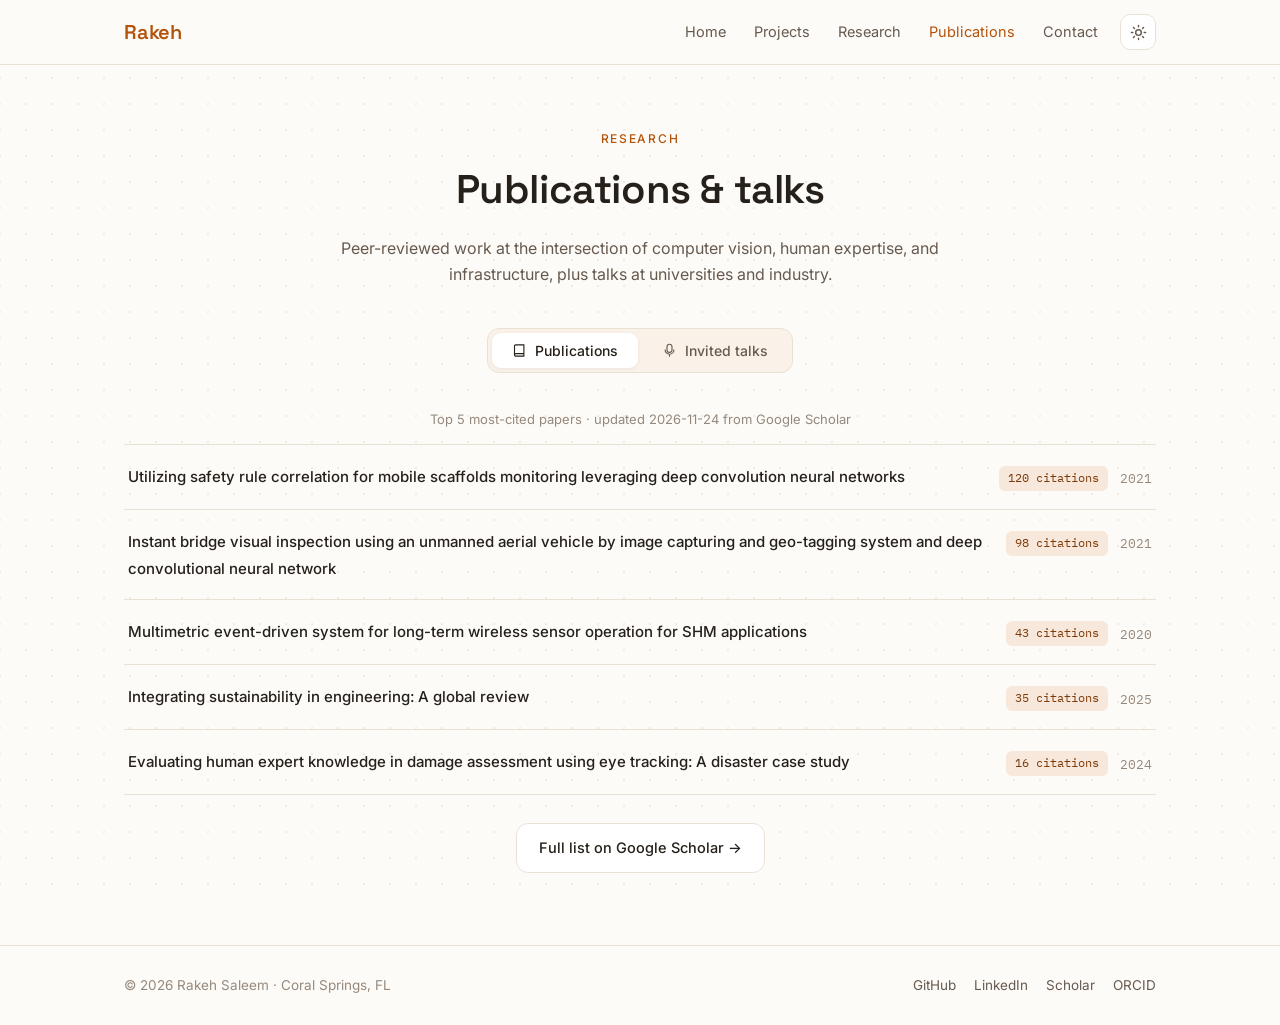
<file: publications.html>
<!DOCTYPE html>
<html lang="en">
<head>
<meta charset="UTF-8">
<meta name="viewport" content="width=device-width, initial-scale=1.0">
<title>Publications &amp; Talks | Rakeh Saleem</title>
<meta name="description" content="Peer-reviewed publications and invited talks by Rakeh Saleem, 11 papers, 340+ citations in Scientific Reports, Structural Health Monitoring, and the Journal of Building Engineering; talks at ETH Zurich and Thornton Tomasetti.">
<meta property="og:type" content="website">
<meta property="og:title" content="Publications &amp; Talks | Rakeh Saleem">
<meta property="og:description" content="Peer-reviewed research on gaze-informed inspection, UAV assessment, and structural health monitoring.">
<meta property="og:url" content="https://rakehsaleem.github.io/publications.html">
<meta name="theme-color" content="#B4530A" media="(prefers-color-scheme: light)">
<meta name="theme-color" content="#171009" media="(prefers-color-scheme: dark)">
<link rel="icon" type="image/svg+xml" href="assets/favicon.svg">
<link rel="preconnect" href="https://fonts.googleapis.com">
<link rel="preconnect" href="https://fonts.gstatic.com" crossorigin>
<link href="https://fonts.googleapis.com/css2?family=Space+Grotesk:wght@400;500;600&family=Inter:wght@400;500;600&family=IBM+Plex+Mono:wght@400;500&display=swap" rel="stylesheet">
<link rel="stylesheet" href="assets/style.css">
</head>
<body>
<canvas id="dotgrid" aria-hidden="true"></canvas>

<nav>
  <div class="wrap nav-inner">
    <a href="index.html" class="wordmark">Rakeh</a>
    <div style="display:flex;align-items:center">
      <div class="nav-links" id="navLinks">
        <a href="index.html">Home</a>
        <a href="projects.html">Projects</a>
        <a href="research.html">Research</a>
        <a href="publications.html" class="active">Publications</a>
        <a href="contact.html">Contact</a>
      </div>
      <button class="theme-btn" id="themeBtn" aria-label="Toggle dark mode" style="margin-left:22px">
        <svg width="17" height="17" viewBox="0 0 24 24" fill="none" stroke="currentColor" stroke-width="2" stroke-linecap="round"><circle cx="12" cy="12" r="4"/><path d="M12 2v2m0 16v2M4.9 4.9l1.4 1.4m11.4 11.4 1.4 1.4M2 12h2m16 0h2M4.9 19.1l1.4-1.4M17.7 6.3l1.4-1.4"/></svg>
      </button>
      <button class="menu-btn" id="menuBtn" aria-label="Open menu">
        <svg width="17" height="17" viewBox="0 0 24 24" fill="none" stroke="currentColor" stroke-width="2" stroke-linecap="round"><path d="M4 7h16M4 12h16M4 17h16"/></svg>
      </button>
    </div>
  </div>
</nav>

<div class="page-head">
  <span class="kicker">Research</span>
  <h1>Publications &amp; talks</h1>
  <p>Peer-reviewed work at the intersection of computer vision, human expertise, and infrastructure, plus talks at universities and industry.</p>
</div>

<main class="wrap" style="padding-bottom:72px">
  <div class="tabs-row">
    <div class="tabs" role="tablist">
      <button class="tab active" role="tab" aria-selected="true" data-panel="panel-pubs">
        <svg width="15" height="15" viewBox="0 0 24 24" fill="none" stroke="currentColor" stroke-width="1.8" stroke-linecap="round"><path d="M4 19V5a2 2 0 0 1 2-2h13v18H6a2 2 0 0 1-2-2Zm0 0a2 2 0 0 1 2-2h13"/></svg>
        Publications
      </button>
      <button class="tab" role="tab" aria-selected="false" data-panel="panel-talks">
        <svg width="15" height="15" viewBox="0 0 24 24" fill="none" stroke="currentColor" stroke-width="1.8" stroke-linecap="round"><path d="M12 15a4 4 0 0 0 4-4V6a4 4 0 1 0-8 0v5a4 4 0 0 0 4 4Zm7-4a7 7 0 0 1-14 0m7 7v3"/></svg>
        Invited talks
      </button>
    </div>
  </div>

  <div class="tab-panel active" id="panel-pubs" role="tabpanel">
    <p style="text-align:center;font-size:13px;color:var(--faint);margin-bottom:14px" id="pubNote">Top 5 most-cited papers</p>
    <div class="pub-list" id="topPubs">
      <a class="pub" href="https://journals.sagepub.com/doi/10.1177/1475921720932384" target="_blank" rel="noopener">
        <span><span class="title">Instant bridge visual inspection using an unmanned aerial vehicle by image capturing and geo-tagging system and deep convolutional neural network</span>
        <span class="authors" style="display:block">M.R. Saleem, J.-W. Park, J.-H. Lee, H.-J. Jung, M.Z. Sarwar</span></span>
        <span class="venue">Struct. Health Monit. · 2021</span>
      </a>
      <a class="pub" href="https://www.nature.com/articles/s41598-023-29950-w" target="_blank" rel="noopener">
        <span><span class="title">Analysis of gaze patterns during facade inspection to understand inspector sense-making processes</span>
        <span class="authors" style="display:block">M.R. Saleem, R. Napolitano</span></span>
        <span class="venue">Sci. Reports · 2023</span>
      </a>
      <a class="pub" href="https://www.sciencedirect.com/science/article/pii/S2352710224022460" target="_blank" rel="noopener">
        <span><span class="title">Comparative analysis of saliency map algorithms in capturing visual priorities for building inspections</span>
        <span class="authors" style="display:block">M.R. Saleem, R. Napolitano</span></span>
        <span class="venue">J. Building Eng. · 2024</span>
      </a>
      <a class="pub" href="https://www.mdpi.com/2075-5309/14/7/2114" target="_blank" rel="noopener">
        <span><span class="title">Evaluating human expert knowledge in damage assessment using eye tracking: a disaster case study</span>
        <span class="authors" style="display:block">M.R. Saleem, R. Napolitano</span></span>
        <span class="venue">Buildings · 2024</span>
      </a>
      <a class="pub" href="https://www.mdpi.com/2071-1050/17/15/6930" target="_blank" rel="noopener">
        <span><span class="title">Integrating sustainability in engineering: a global review</span>
        <span class="authors" style="display:block">Sustainability review with international collaborators</span></span>
        <span class="venue">Sustainability · 2025</span>
      </a>
    </div>
    <p style="text-align:center;margin-top:28px">
      <a class="btn" href="https://scholar.google.com/citations?user=sNDGyTYAAAAJ&hl=en" target="_blank" rel="noopener">Full list on Google Scholar →</a>
    </p>
  </div>

  <div class="tab-panel" id="panel-talks" role="tabpanel">
    <div class="cards" style="grid-template-columns:repeat(auto-fit,minmax(320px,1fr))">
      <article class="card">
        <div class="icon">
          <svg width="22" height="22" viewBox="0 0 24 24" fill="none" stroke="currentColor" stroke-width="1.8" stroke-linecap="round"><path d="m4 10 8-6 8 6v10H4V10Zm4 10v-6h8v6"/></svg>
        </div>
        <h3>ETH Zürich · 2023</h3>
        <p>Invited talk: eye tracking for structural health monitoring, capturing expert visual attention for the built environment.</p>
        <div class="tags"><span class="tag">invited talk</span><span class="tag">academia</span></div>
      </article>
      <article class="card">
        <div class="icon">
          <svg width="22" height="22" viewBox="0 0 24 24" fill="none" stroke="currentColor" stroke-width="1.8" stroke-linecap="round"><path d="M3 21h18M5 21V7l7-4 7 4v14M9 21v-4h6v4"/></svg>
        </div>
        <h3>Thornton Tomasetti · 2024</h3>
        <p>Industry seminar: AI-enabled damage detection using eye tracking, research translated into practical inspection workflows.</p>
        <div class="tags"><span class="tag">industry seminar</span></div>
      </article>
    </div>
  </div>
</main>

<footer>
  <div class="wrap foot-inner">
    <span>© 2026 Rakeh Saleem · Coral Springs, FL</span>
    <div class="socials">
      <a href="https://github.com/rakehsaleem" target="_blank" rel="noopener">GitHub</a>
      <a href="https://www.linkedin.com/in/rakeh-saleem/" target="_blank" rel="noopener">LinkedIn</a>
      <a href="https://scholar.google.com/citations?user=sNDGyTYAAAAJ&hl=en" target="_blank" rel="noopener">Scholar</a>
      <a href="https://orcid.org/0000-0002-6362-9872" target="_blank" rel="noopener">ORCID</a>
    </div>
  </div>
</footer>

<script src="assets/main.js"></script>
<script>
document.querySelectorAll('.tab').forEach(function (tab) {
  tab.addEventListener('click', function () {
    document.querySelectorAll('.tab').forEach(function (t) { t.classList.remove('active'); t.setAttribute('aria-selected', 'false'); });
    document.querySelectorAll('.tab-panel').forEach(function (p) { p.classList.remove('active'); });
    tab.classList.add('active'); tab.setAttribute('aria-selected', 'true');
    document.getElementById(tab.dataset.panel).classList.add('active');
  });
});

/* Rebuild the top-5 list live from Scholar data when available */
(function () {
  if (typeof fetch !== 'function') return;
  fetch('assets/scholar.json', { cache: 'no-cache' })
    .then(function (r) { if (!r.ok) throw 0; return r.json(); })
    .then(function (d) {
      if (!d.top || !d.top.length) return;
      var list = document.getElementById('topPubs');
      list.innerHTML = d.top.map(function (p) {
        var esc = function (s) { var e = document.createElement('div'); e.textContent = s || ''; return e.innerHTML; };
        return '<a class="pub" href="' + esc(p.url) + '" target="_blank" rel="noopener">' +
          '<span><span class="title">' + esc(p.title) + '</span></span>' +
          '<span style="display:flex;align-items:center;gap:12px;flex:none">' +
            '<span class="tag">' + p.citations + ' citations</span>' +
            '<span class="venue">' + (p.year || '') + '</span>' +
          '</span></a>';
      }).join('');
      document.getElementById('pubNote').textContent =
        'Top 5 most-cited papers · updated ' + (d.updated || '') + ' from Google Scholar';
    })
    .catch(function () { /* static list stays */ });
})();
</script>
</body>
</html>
</file>
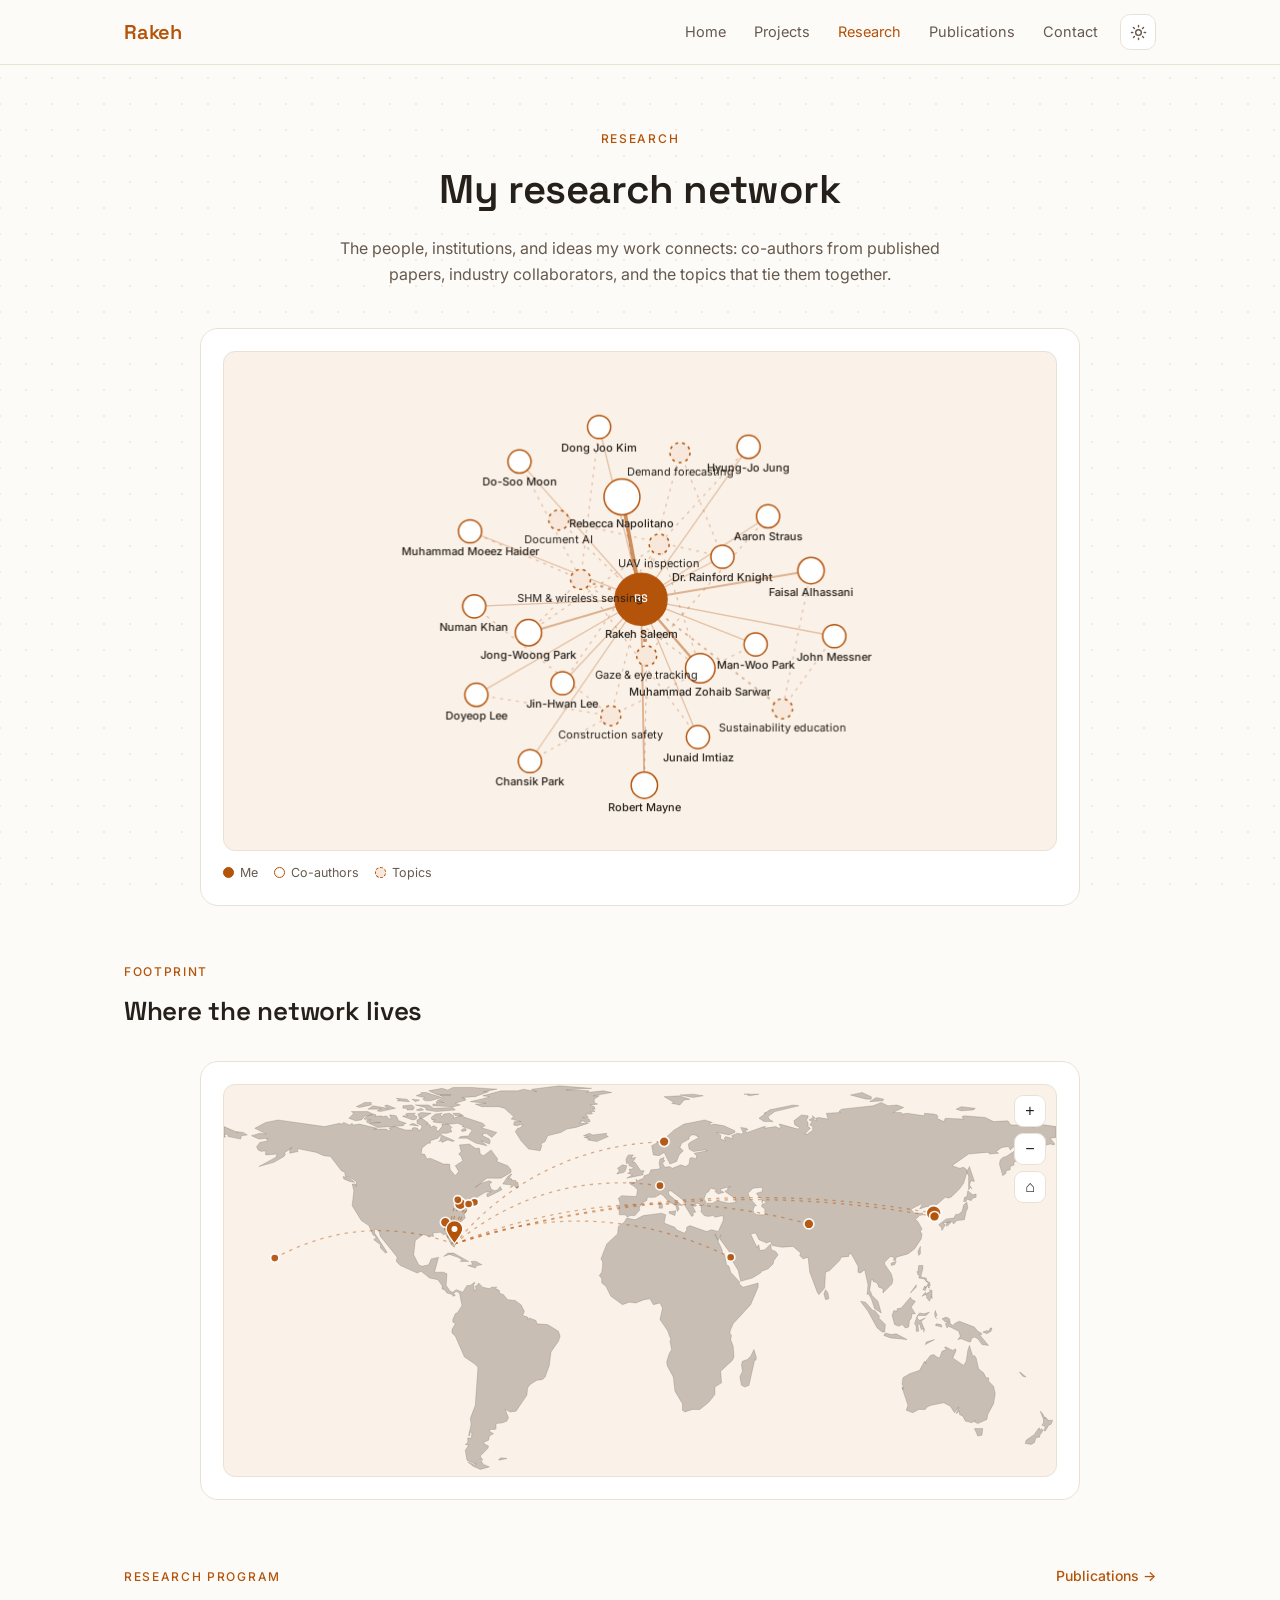
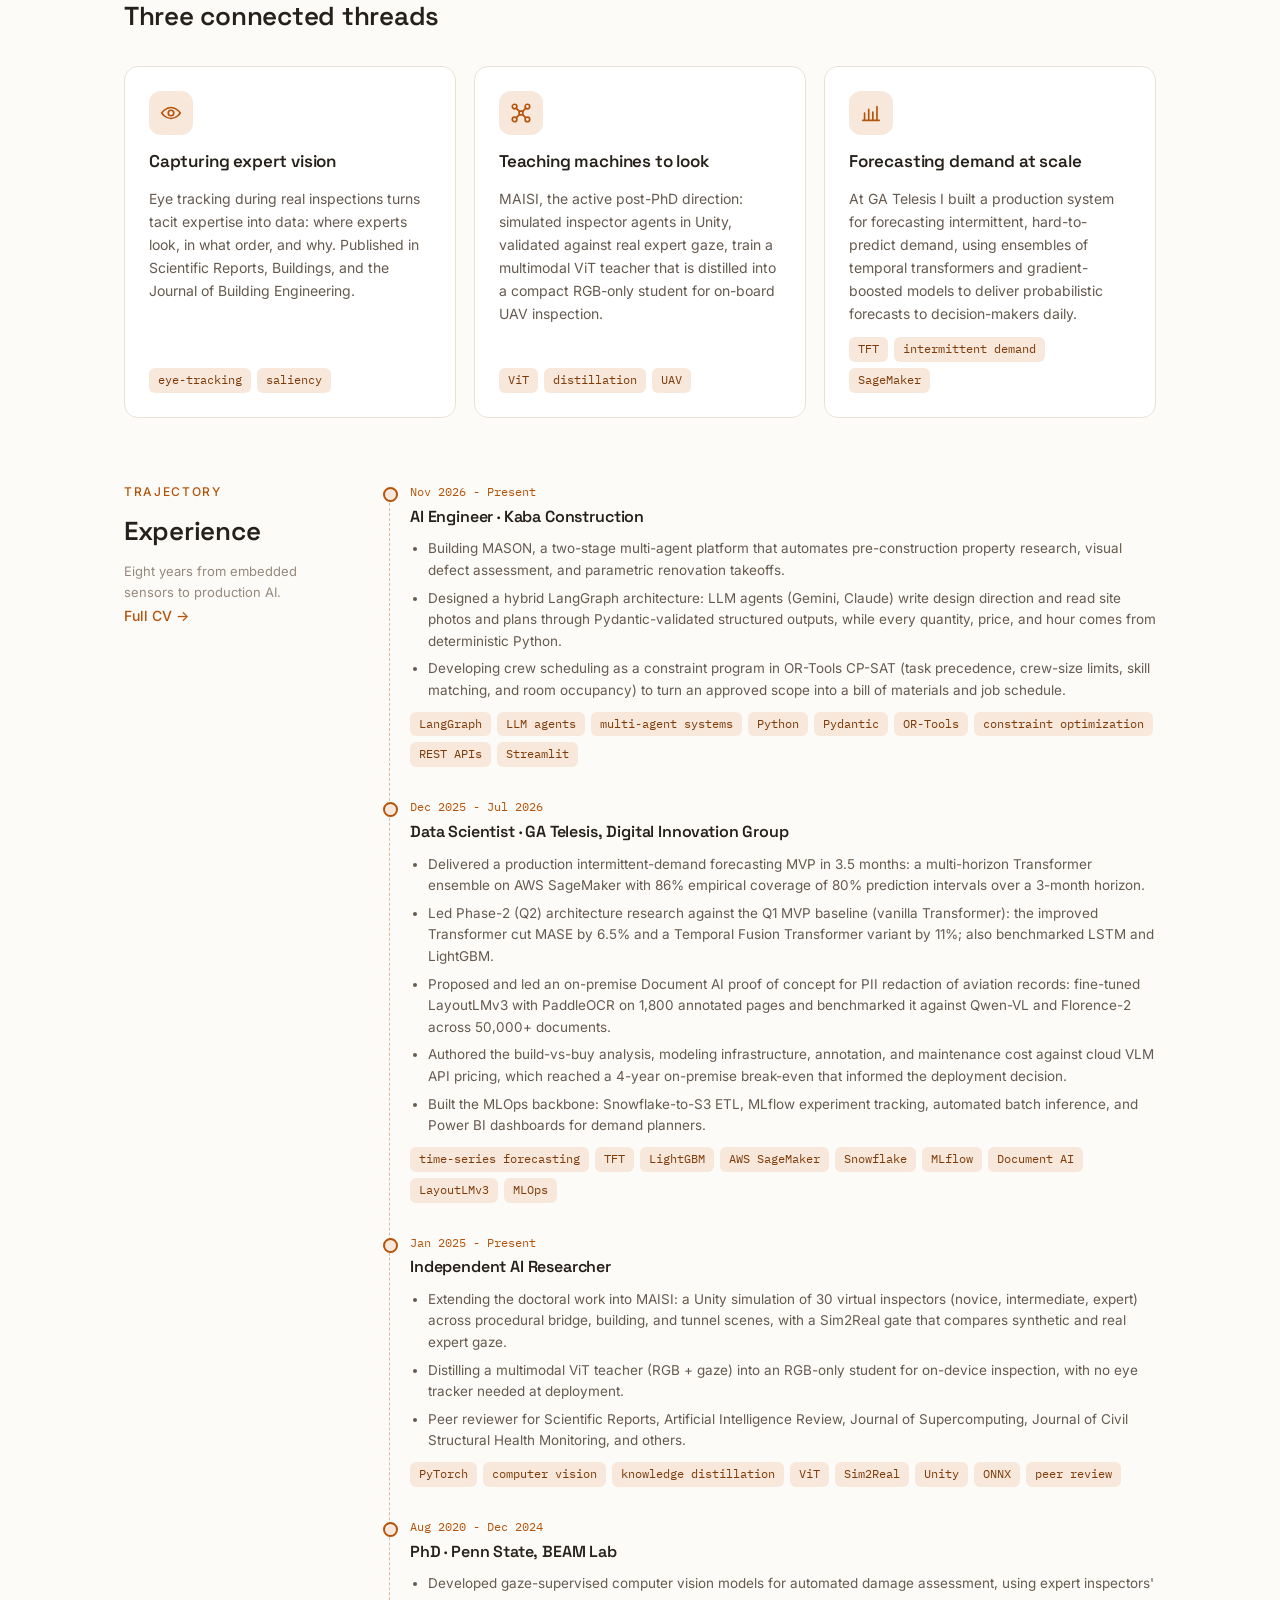
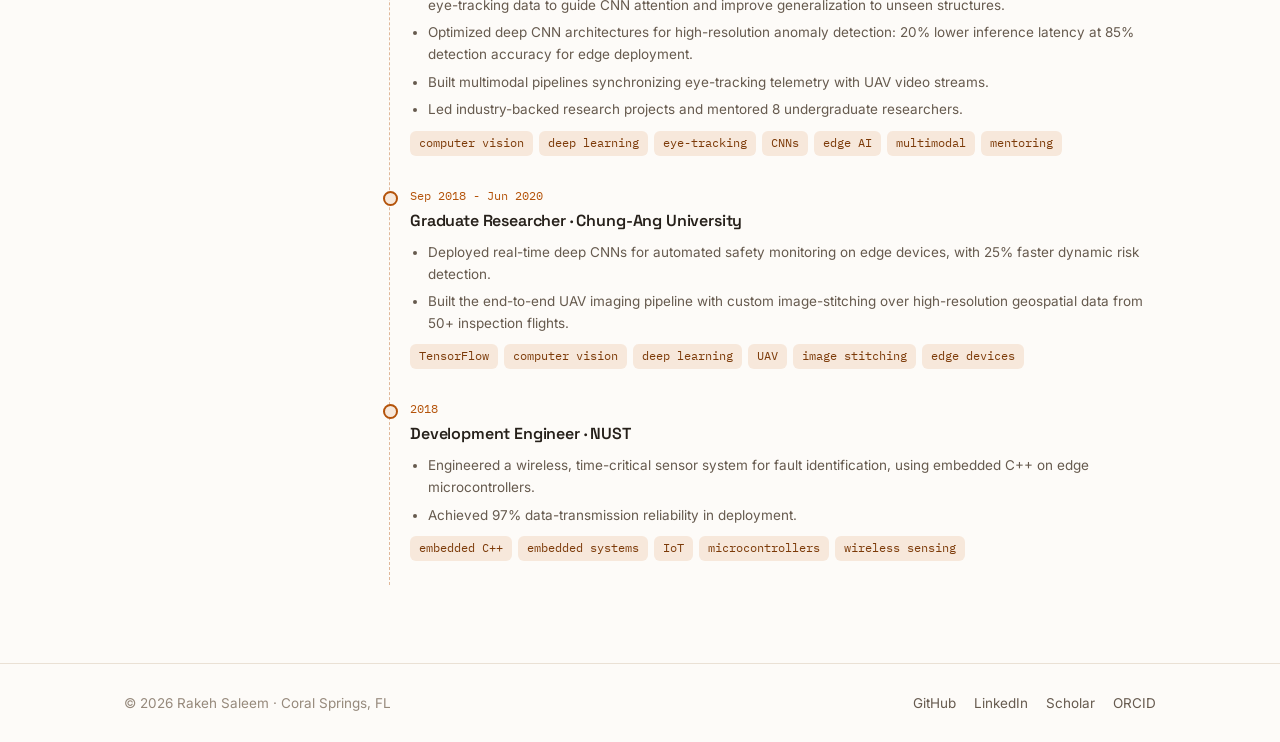
<file: research.html>
<!DOCTYPE html>
<html lang="en">
<head>
<meta charset="UTF-8">
<meta name="viewport" content="width=device-width, initial-scale=1.0">
<title>Research | Rakeh Saleem</title>
<meta name="description" content="Rakeh Saleem's research: gaze-informed computer vision, UAV structural inspection, and production time-series forecasting, with an interactive map of collaborators and research topics.">
<meta property="og:type" content="website">
<meta property="og:title" content="Research | Rakeh Saleem">
<meta property="og:description" content="An interactive map of my research network: co-authors, institutions, and the topics that connect them.">
<meta property="og:url" content="https://rakehsaleem.github.io/research.html">
<meta name="theme-color" content="#B4530A" media="(prefers-color-scheme: light)">
<meta name="theme-color" content="#171009" media="(prefers-color-scheme: dark)">
<link rel="icon" type="image/svg+xml" href="assets/favicon.svg">
<link rel="preconnect" href="https://fonts.googleapis.com">
<link rel="preconnect" href="https://fonts.gstatic.com" crossorigin>
<link href="https://fonts.googleapis.com/css2?family=Space+Grotesk:wght@400;500;600&family=Inter:wght@400;500;600&family=IBM+Plex+Mono:wght@400;500&display=swap" rel="stylesheet">
<link rel="stylesheet" href="assets/style.css">
<style>
.graph-card{background:var(--card);border:1px solid var(--line);border-radius:18px;padding:22px;max-width:880px;margin:0 auto}
.map-wrap{position:relative;border:1px solid var(--line);border-radius:12px;overflow:hidden;background:var(--tint-soft)}
#worldMap .land{fill:color-mix(in srgb,var(--muted) 34%,var(--tint-soft));stroke:color-mix(in srgb,var(--muted) 40%,transparent);stroke-width:.7}
[data-theme="dark"] #worldMap .land{fill:color-mix(in srgb,var(--muted) 30%,var(--card))}
.map-zoom{position:absolute;right:10px;top:10px;display:flex;flex-direction:column;gap:6px}
.map-zoom button{width:32px;height:32px;border-radius:9px;border:1px solid var(--line);background:var(--card);color:var(--ink);font-size:16px;cursor:pointer;line-height:1}
.map-zoom button:hover{border-color:var(--teal);color:var(--teal)}
.map-pop{position:absolute;transform:translate(-50%,-114%);background:var(--card);border:1px solid var(--line);border-radius:11px;padding:10px 14px;box-shadow:0 10px 28px -14px rgba(0,0,0,.3);max-width:250px;z-index:6;pointer-events:none}
.map-pop::after{content:"";position:absolute;left:50%;bottom:-6px;transform:translateX(-50%) rotate(45deg);width:10px;height:10px;background:var(--card);border-right:1px solid var(--line);border-bottom:1px solid var(--line)}
.map-pop .ttl{font-family:'Space Grotesk',sans-serif;font-size:13.5px;font-weight:600}
.map-pop .loc{font-family:'IBM Plex Mono',monospace;font-size:10.5px;color:var(--teal);margin:2px 0 4px}
.map-pop .ppl{font-size:12px;color:var(--muted);line-height:1.5}
#netGraph{display:block;width:100%;height:500px;border:1px solid var(--line);border-radius:12px;background:var(--tint-soft);cursor:grab;touch-action:none}
#netGraph.dragging{cursor:grabbing}
.graph-bar{display:flex;align-items:center;justify-content:space-between;gap:14px;margin-top:12px;flex-wrap:wrap}
.graph-legend{display:flex;gap:16px;font-size:12.5px;color:var(--muted);flex-wrap:wrap}
.graph-legend span{display:inline-flex;align-items:center;gap:6px}
.gdot{width:11px;height:11px;border-radius:50%;display:inline-block;border:1.5px solid var(--teal)}
.traj{display:grid;grid-template-columns:210px minmax(0,1fr);gap:48px;align-items:start}
.traj-side{position:sticky;top:96px}
.traj-side p{font-size:13px;color:var(--faint);margin-top:8px;line-height:1.6}
@media (max-width:760px){.traj{grid-template-columns:1fr;gap:20px}.traj-side{position:static}}
.timeline{position:relative;padding-left:28px}
.timeline::before{content:"";position:absolute;left:7px;top:6px;bottom:6px;border-left:1.5px dashed var(--teal);opacity:.4}
.t-item{position:relative;padding:0 0 30px}
.t-item::before{content:"";position:absolute;left:-27px;top:5px;width:11px;height:11px;border-radius:50%;background:var(--tint);border:2px solid var(--teal)}
.t-date{font-family:"IBM Plex Mono",monospace;font-size:12px;color:var(--teal);margin-bottom:2px}
.t-item h3{font-size:16px;font-weight:600}
.t-item p{font-size:13.5px;color:var(--muted);margin-top:4px;line-height:1.65}
.t-item ul{margin:8px 0 0;padding-left:18px}
.t-item li{font-size:13.5px;color:var(--muted);line-height:1.6;margin-bottom:6px}
.t-item .tags{margin-top:10px}
</style>
</head>
<body>
<canvas id="dotgrid" aria-hidden="true"></canvas>

<nav>
  <div class="wrap nav-inner">
    <a href="index.html" class="wordmark">Rakeh</a>
    <div style="display:flex;align-items:center">
      <div class="nav-links" id="navLinks">
        <a href="index.html">Home</a>
        <a href="projects.html">Projects</a>
        <a href="research.html" class="active">Research</a>
        <a href="publications.html">Publications</a>
        <a href="contact.html">Contact</a>
      </div>
      <button class="theme-btn" id="themeBtn" aria-label="Toggle dark mode" style="margin-left:22px">
        <svg width="17" height="17" viewBox="0 0 24 24" fill="none" stroke="currentColor" stroke-width="2" stroke-linecap="round"><circle cx="12" cy="12" r="4"/><path d="M12 2v2m0 16v2M4.9 4.9l1.4 1.4m11.4 11.4 1.4 1.4M2 12h2m16 0h2M4.9 19.1l1.4-1.4M17.7 6.3l1.4-1.4"/></svg>
      </button>
      <button class="menu-btn" id="menuBtn" aria-label="Open menu">
        <svg width="17" height="17" viewBox="0 0 24 24" fill="none" stroke="currentColor" stroke-width="2" stroke-linecap="round"><path d="M4 7h16M4 12h16M4 17h16"/></svg>
      </button>
    </div>
  </div>
</nav>

<div class="page-head">
  <span class="kicker">Research</span>
  <h1>My research network</h1>
  <p>The people, institutions, and ideas my work connects: co-authors from published papers, industry collaborators, and the topics that tie them together.</p>
</div>

<main class="wrap" style="padding-bottom:72px">

  <div class="graph-card">
    <canvas id="netGraph" aria-label="Interactive network graph of co-authors and research topics"></canvas>
    <div class="graph-bar">
      <div class="graph-legend">
        <span><span class="gdot" style="background:var(--teal)"></span>Me</span>
        <span><span class="gdot" style="background:var(--card)"></span>Co-authors</span>
        <span><span class="gdot" style="background:var(--tint);border-style:dashed"></span>Topics</span>
      </div>
    </div>
  </div>


  <section style="padding:56px 0 0">
    <div class="sec-head">
      <div>
        <span class="kicker">Footprint</span>
        <h2>Where the network lives</h2>
      </div>
    </div>
    <div class="graph-card">
      <div class="map-wrap" id="mapWrap">
        <svg id="worldMap" viewBox="0 0 1000 470" xmlns="http://www.w3.org/2000/svg" role="img" aria-label="Interactive world map of collaborator locations; click a marker for details" style="display:block;width:100%;height:auto;touch-action:none;cursor:grab">
        <path id="landPath" class="land" fill-rule="evenodd" d="M49 540L45 538 52 537 58 541 49 540ZM233 518L220 518 216 516 231 516 233 518ZM283 250L279 248 276 251 278 253 275 254 275 252 268 250 264 245 264 246 262 245 262 241 257 234 247 232 237 224 232 226 212 217 207 212 208 207 205 203 188 182 186 175 181 173 181 178 196 201 194 202 188 196 188 192 180 186 183 183 179 180 174 169 165 163 154 145 156 127 154 119 158 119 159 122 159 116 151 111 146 110 145 105 141 103 128 86 120 85 111 81 91 77 88 77 89 80 79 82 79 77 82 75 72 82 74 83 72 86 60 93 42 98 62 87 64 83 50 84 50 81 49 79 45 80 41 78 39 74 40 73 43 69 53 67 51 65 53 64 42 65 33 61 43 58 51 59 37 52 50 45 65 42 121 50 139 46 141 47 144 45 151 48 154 46 155 48 163 47 184 52 180 53 195 53 198 55 201 53 198 52 200 51 205 50 218 54 227 54 226 52 229 51 233 52 233 55 237 53 238 49 232 46 232 42 236 40 239 41 246 46 243 47 248 48 248 51 252 49 256 51 255 53 257 56 262 50 262 47 270 47 274 51 272 53 274 56 268 58 262 58 257 64 248 67 248 70 245 70 238 76 237 83 241 83 244 89 248 88 264 95 271 95 272 102 278 109 282 104 278 97 287 91 285 86 282 83 285 80 283 72 295 71 302 76 307 76 308 83 312 85 321 78 329 89 328 92 341 97 345 102 345 105 333 112 316 112 302 123 309 118 319 115 322 117 319 119 321 125 325 127 329 126 332 122 334 126 318 134 316 134 316 131 321 128 314 129 304 135 303 138 306 140 295 143 300 143 295 143 292 149 290 147 292 151 289 155 288 148 288 152 286 151 288 153 290 160 274 174 278 189 277 195 273 192 267 179 264 180 260 177 251 178 252 182 239 180 230 187 228 204 234 216 238 218 246 216 249 209 258 207 253 225 264 225 268 227 267 241 272 248 275 249 279 246 287 249 292 241 296 241 301 237 302 238 300 240 301 248 303 245 302 242 305 240 306 238 311 243 320 245 321 243 328 243 326 244 327 245 331 247 331 250 336 252 341 258 350 259 357 264 361 272 359 277 365 279 365 282 367 280 375 283 376 287 389 288 402 296 404 302 402 308 393 321 391 337 386 351 383 354 376 355 368 360 365 364 364 373 351 392 344 393 338 390 342 400 340 404 335 406 327 407 327 413 326 414 319 414 320 417 324 419 319 422 318 427 313 429 312 431 318 434 317 437 308 446 311 451 307 451 303 453 303 456 292 451 290 439 294 433 290 432 293 430 293 424 297 425 298 418 296 417 295 422 294 421 297 408 296 401 302 385 305 343 305 339 301 335 289 327 278 302 274 298 274 294 278 287 275 285 275 282 278 275 281 273 286 265 283 250ZM143 110L151 112 157 117 151 116 144 113 143 110ZM269 66L262 69 261 67 258 68 260 66 261 60 277 67 275 68 269 66ZM20 65L5 62 4 59 0 60 2 62 0 63 0 50 14 56 16 58 15 56 23 57 28 60 21 61 20 65ZM227 46L234 49 223 48 227 46ZM216 49L185 51 174 46 188 45 172 45 171 43 177 42 168 41 173 37 180 35 183 36 181 38 188 37 192 38 195 37 199 41 201 40 199 36 201 36 207 37 210 43 219 46 215 48 216 49ZM227 42L215 38 215 37 221 37 218 35 221 34 230 34 228 36 232 38 231 41 227 42ZM158 43L150 40 156 34 153 32 173 32 179 35 169 38 165 42 158 43ZM233 35L237 33 249 34 238 40 235 40 233 35ZM240 30L234 31 231 30 237 28 240 30ZM184 31L189 29 173 29 179 25 197 28 193 25 196 24 206 28 188 32 184 31ZM230 24L246 24 252 28 275 27 278 30 255 32 243 30 242 27 230 24ZM215 25L226 24 229 27 227 30 223 30 220 30 220 28 215 28 215 25ZM177 24L163 27 159 26 169 21 177 21 177 24ZM226 17L235 18 230 20 226 17ZM211 18L207 16 220 17 223 20 208 19 211 18ZM243 9L262 15 248 19 242 19 239 17 241 15 231 13 238 10 237 9 243 9ZM333 546L321 546 316 544 328 544 332 542 335 543 333 546ZM380 543L360 546 350 545 358 542 365 536 370 536 378 538 380 543ZM305 506L310 513 309 517 292 517 295 514 300 514 301 508 305 506ZM293 453L302 457 305 453 309 452 312 456 319 459 308 462 299 458 293 453ZM331 451L330 450 333 448 340 449 331 451ZM479 264L465 254 459 242 454 238 454 233 451 229 454 225 455 218 455 212 453 209 460 191 473 179 474 170 481 165 484 160 494 162 504 157 526 154 531 156 529 166 542 171 544 174 553 178 556 175 556 171 560 169 580 176 586 174 594 176 600 163 600 157 590 159 588 157 582 158 577 157 573 152 574 149 573 147 576 144 580 144 581 142 587 142 593 139 607 142 615 141 615 137 602 128 606 125 605 124 609 122 597 125 597 127 601 129 594 131 590 128 592 126 585 124 582 129 580 129 577 137 580 142 573 145 572 143 569 142 566 143 568 145 566 146 563 145 567 153 564 153 564 157 562 158 554 145 554 140 537 127 534 128 535 132 551 145 547 144 546 146 547 149 545 152 543 145 534 140 528 133 525 131 518 135 509 135 508 139 502 142 499 148 500 150 494 157 488 157 485 159 482 156 475 156 475 151 474 150 476 143 474 136 478 133 495 134 496 132 497 126 492 121 488 119 487 117 496 117 495 113 497 115 504 112 505 109 511 107 513 102 523 101 524 99 523 94 524 89 529 87 528 90 530 91 527 94 530 99 535 98 539 100 549 96 555 98 559 95 560 88 563 87 567 89 568 85 565 82 581 79 578 78 564 80 559 77 558 71 560 69 571 63 566 60 562 60 559 63 559 65 550 70 548 75 552 79 547 84 544 92 536 95 529 81 523 85 516 84 514 73 529 65 541 54 553 47 578 42 587 45 583 46 586 48 589 47 601 49 614 55 614 57 607 60 592 57 597 60 597 65 603 67 601 64 603 62 610 64 612 64 610 61 617 58 622 59 624 57 621 51 628 52 630 54 627 54 627 56 629 57 649 50 651 50 649 52 663 50 667 52 670 50 667 48 668 47 690 53 692 51 686 48 685 43 694 36 702 37 702 39 700 42 702 45 702 50 705 52 698 59 701 59 708 54 707 52 708 50 704 48 707 44 703 42 708 39 707 37 710 39 709 42 712 43 711 40 715 39 726 41 724 34 741 33 739 32 742 29 780 25 790 21 798 25 809 24 817 27 804 33 814 33 815 35 821 34 842 37 842 34 853 35 857 36 858 38 857 40 865 44 867 40 889 41 887 38 890 37 915 39 925 44 942 43 944 45 944 47 947 48 966 48 971 51 974 50 972 47 973 46 1000 50 1000 63 993 64 998 70 998 72 993 71 982 74 973 80 969 78 962 80 954 80 950 85 953 87 953 92 950 92 949 95 950 96 945 98 945 102 940 103 940 106 936 109 932 95 933 90 936 87 940 86 955 76 957 71 953 71 945 78 943 74 935 75 928 80 931 82 920 83 920 81 916 81 895 83 875 97 884 100 889 99 893 102 893 105 889 118 884 125 875 134 871 136 867 135 854 146 860 156 859 162 851 164 850 156 852 156 846 152 848 147 845 146 836 149 839 144 838 143 828 148 826 150 830 154 840 154 840 156 836 157 831 162 834 164 839 173 837 176 839 179 838 185 830 197 822 203 808 207 807 211 805 211 805 207 801 206 794 213 794 215 802 227 804 234 803 239 792 250 792 245 787 243 785 238 780 236 780 234 778 234 776 247 777 248 779 253 786 260 790 274 782 269 778 257 774 250 773 252 774 240 770 222 765 226 762 225 762 218 754 203 751 203 751 206 742 207 740 211 728 223 723 225 722 244 715 252 713 249 704 225 702 207 696 209 692 205 693 202 684 194 671 195 659 193 657 188 652 190 643 186 639 178 633 179 641 196 642 192 643 193 644 199 650 198 657 191 658 198 663 200 666 204 661 211 660 215 654 221 646 224 645 226 635 232 621 236 618 223 609 208 607 200 596 185 597 181 597 180 594 187 590 179 599 199 599 202 602 205 604 216 607 218 609 225 620 237 619 239 624 243 642 238 642 243 633 264 612 287 609 294 608 298 610 301 609 306 612 314 613 327 611 331 597 344 598 358 590 363 590 372 583 381 572 390 563 390 554 393 551 391 551 383 542 368 540 351 533 338 532 333 535 323 538 318 536 308 537 306 533 295 524 282 527 268 524 262 516 264 512 257 505 258 495 262 487 261 479 264ZM640 145L638 145 636 150 637 154 641 156 650 156 650 149 646 146 647 143 652 142 649 139 647 139 647 142 646 136 643 135 640 130 647 128 647 123 636 124 630 130 632 136 640 145ZM303 212L310 216 304 217 302 220 293 217 299 216 297 212 303 212ZM276 202L294 212 284 212 286 210 281 207 272 204 273 203 264 206 269 202 276 202ZM351 117L353 117 354 121 353 124 350 123 349 120 346 123 344 123 346 121 344 120 335 119 341 110 345 107 346 107 342 113 344 112 346 113 345 114 351 115 351 117ZM479 96L484 97 483 102 481 105 472 107 475 103 473 100 479 96ZM440 65L433 63 438 62 432 61 439 58 443 60 460 58 459 60 462 62 448 68 437 66 440 65ZM291 55L286 56 285 54 289 52 291 53 291 55ZM311 46L314 49 309 51 328 57 322 63 315 58 311 59 311 61 319 65 320 68 319 71 309 67 316 73 303 70 292 64 282 64 284 62 295 61 295 59 298 55 296 53 286 50 288 49 281 46 274 47 254 45 251 44 254 42 250 42 249 39 254 35 262 34 260 36 262 38 264 35 271 34 276 37 276 40 284 37 311 46ZM442 4L411 6 439 7 436 9 456 7 466 9 444 13 451 13 445 17 445 21 449 23 440 24 445 26 446 29 443 29 446 32 440 32 443 34 442 35 435 35 438 39 431 39 439 41 440 44 435 45 429 42 430 44 427 46 438 46 423 51 412 53 405 57 389 61 386 68 381 71 382 73 380 79 366 77 357 67 350 56 353 52 357 51 359 47 352 49 348 48 349 44 357 44 345 41 348 38 337 28 330 26 310 26 302 23 315 22 296 20 317 15 319 14 311 13 333 7 353 7 360 5 376 8 370 6 370 5 403 1 442 4ZM288 37L278 37 275 34 283 34 288 37ZM275 3L298 3 328 5 312 8 318 8 302 14 286 15 290 16 288 16 291 18 278 22 284 24 276 26 251 25 251 23 256 23 255 20 264 21 256 19 264 15 259 12 273 12 257 12 246 7 262 4 269 6 275 3ZM3 557L16 558 28 556 61 561 87 561 102 560 103 558 73 555 75 550 64 546 82 547 93 544 85 541 69 540 61 536 60 533 80 534 94 531 94 528 97 527 124 524 167 525 183 522 188 525 201 527 222 526 215 523 212 518 232 522 250 521 252 518 263 521 274 522 277 520 288 523 309 520 314 517 310 509 313 499 325 492 339 487 341 488 328 493 326 495 327 497 323 498 318 503 328 512 331 522 321 527 304 532 285 532 295 536 284 537 283 540 291 544 334 551 338 553 362 549 381 550 387 547 421 544 418 540 401 541 401 537 420 532 451 527 456 525 457 523 454 523 457 520 471 514 479 515 481 513 499 515 522 509 530 512 537 510 575 511 589 509 594 505 607 509 651 496 671 503 678 501 691 503 694 507 688 511 692 512 689 516 694 517 697 517 705 509 716 508 720 504 730 500 741 500 744 497 749 500 766 501 777 501 786 495 795 500 816 496 833 501 842 498 874 497 875 494 882 500 904 500 907 503 913 504 929 505 949 512 976 515 970 522 961 524 954 530 954 533 958 537 964 539 949 540 944 546 971 555 1000 558 1000 576 0 576 0 558 3 557ZM535 152L538 152 543 151 542 157 535 154 535 152ZM523 142L526 142 527 144 527 148 523 148 523 142ZM486 93L484 95 483 90 484 87 486 84 492 84 489 88 495 87 491 93 494 93 501 103 505 103 503 107 504 108 484 112 491 108 485 106 488 105 487 101 491 101 492 99 487 97 486 93ZM548 24L538 22 541 21 529 14 547 13 560 17 553 18 548 24ZM548 12L564 11 576 13 564 15 548 12ZM638 330L631 361 626 363 622 361 620 351 623 344 622 336 623 332 629 330 633 326 637 318 640 328 639 331 638 330ZM821 306L801 304 793 301 795 298 802 300 808 299 821 306ZM785 292L774 272 765 260 771 261 780 271 782 271 788 278 787 280 795 288 794 297 791 297 785 292ZM824 283L823 291 819 292 815 288 811 290 806 288 803 277 805 271 809 272 809 269 814 268 825 255 827 258 831 260 826 267 831 275 827 275 826 281 824 283ZM726 250L727 257 723 258 721 251 723 246 726 250ZM806 216L802 217 802 214 808 212 806 216ZM691 25L662 32 654 38 655 41 660 44 649 44 643 40 651 34 649 34 655 31 655 30 684 24 691 25ZM776 20L784 15 793 17 792 19 776 20ZM753 12L767 9 778 14 778 17 772 17 753 12ZM643 11L632 13 629 12 631 11 625 11 643 11ZM983 413L984 416 980 422 981 423 976 424 974 430 970 432 963 431 964 427 974 420 978 414 980 412 981 415 983 413ZM906 422L902 413 912 413 911 421 906 422ZM983 409L985 406 985 402 981 392 984 395 987 401 987 399 991 403 996 403 994 408 992 408 987 416 985 415 987 412 986 410 983 409ZM835 390L828 394 820 391 822 385 815 364 816 366 815 363 817 365 815 359 816 352 824 347 836 343 842 332 844 335 843 333 849 325 853 324 857 327 860 328 863 320 868 318 866 315 868 315 876 319 879 317 880 319 876 328 889 337 892 332 894 319 896 313 900 326 902 325 904 328 907 341 913 346 916 352 919 352 919 356 925 362 927 371 925 383 918 396 917 402 906 407 902 405 903 403 899 406 891 404 888 398 884 396 884 392 880 395 883 387 878 394 873 386 865 382 850 385 845 387 843 390 835 390ZM956 345L958 346 964 351 960 350 956 345ZM844 309L854 306 843 312 844 309ZM908 300L919 313 911 312 906 305 902 303 898 305 898 308 896 309 886 305 882 306 885 302 883 296 871 290 869 292 867 287 871 285 867 285 863 281 868 279 872 281 873 287 876 289 879 286 884 284 902 291 906 296 910 298 911 300 908 300ZM912 297L917 295 919 296 921 292 923 292 922 296 917 299 912 297ZM856 287L862 288 863 291 855 289 856 287ZM834 277L833 280 836 283 843 280 838 284 842 294 841 297 841 293 838 294 836 287 834 288 835 296 832 296 832 290 830 287 833 278 836 274 841 275 848 273 844 277 834 277ZM855 279L854 275 855 271 857 277 855 279 857 281 855 279ZM844 255L845 254 843 252 839 254 843 249 844 251 849 248 848 246 851 247 851 257 850 254 848 260 844 255ZM832 243L825 250 832 240 832 243ZM843 247L840 246 842 242 843 242 843 244 845 241 843 247ZM845 240L847 240 845 236 848 237 849 241 847 241 848 244 847 244 845 240ZM838 231L844 232 845 237 841 233 835 232 836 230 834 228 833 224 834 225 835 217 840 217 840 221 838 228 838 231ZM837 194L837 203 835 205 834 200 837 194ZM869 170L868 169 869 165 874 165 869 170ZM877 167L875 164 864 166 867 168 863 175 862 171 859 168 868 161 877 160 880 155 882 156 887 152 889 144 893 141 894 148 892 152 890 162 881 163 877 167ZM889 140L890 135 893 134 894 127 900 132 904 131 904 135 900 136 898 139 893 137 892 140 889 140ZM897 123L895 126 895 109 893 106 894 102 896 98 902 116 898 115 896 120 899 125 897 123ZM903 28L901 30 886 31 880 29 886 26 903 28Z"/>
        <g id="arcG">
        <path class="arc" d="M277,191 Q270,165 284,143" fill="none" stroke="var(--teal)" stroke-width="1.6" stroke-dasharray="4 6" opacity=".45"/>
        <path class="arc" d="M277,191 Q267,164 281,138" fill="none" stroke="var(--teal)" stroke-width="1.6" stroke-dasharray="4 6" opacity=".45"/>
        <path class="arc" d="M277,191 Q278,161 301,141" fill="none" stroke="var(--teal)" stroke-width="1.6" stroke-dasharray="4 6" opacity=".45"/>
        <path class="arc" d="M277,191 Q275,163 294,143" fill="none" stroke="var(--teal)" stroke-width="1.6" stroke-dasharray="4 6" opacity=".45"/>
        <path class="arc" d="M277,191 Q262,180 266,165" fill="none" stroke="var(--teal)" stroke-width="1.6" stroke-dasharray="4 6" opacity=".45"/>
        <path class="arc" d="M277,191 Q165,152 61,208" fill="none" stroke="var(--teal)" stroke-width="1.6" stroke-dasharray="4 6" opacity=".45"/>
        <path class="arc" d="M277,191 Q561,103 853,154" fill="none" stroke="var(--teal)" stroke-width="1.6" stroke-dasharray="4 6" opacity=".45"/>
        <path class="arc" d="M277,191 Q562,105 854,158" fill="none" stroke="var(--teal)" stroke-width="1.6" stroke-dasharray="4 6" opacity=".45"/>
        <path class="arc" d="M277,191 Q376,74 529,68" fill="none" stroke="var(--teal)" stroke-width="1.6" stroke-dasharray="4 6" opacity=".45"/>
        <path class="arc" d="M277,191 Q446,129 609,207" fill="none" stroke="var(--teal)" stroke-width="1.6" stroke-dasharray="4 6" opacity=".45"/>
        <path class="arc" d="M277,191 Q486,109 703,167" fill="none" stroke="var(--teal)" stroke-width="1.6" stroke-dasharray="4 6" opacity=".45"/>
        <path class="arc" d="M277,191 Q385,102 524,121" fill="none" stroke="var(--teal)" stroke-width="1.6" stroke-dasharray="4 6" opacity=".45"/>
        </g>
        <g id="mkG">
        <circle class="mk" data-x="284" data-y="143" data-r="7" data-title="Penn State University" data-loc="State College, PA, USA" data-ppl="Rebecca Napolitano · John Messner" cx="284" cy="143" r="7" fill="var(--teal)" stroke="var(--card)" stroke-width="2" opacity=".92" style="cursor:pointer"/>
        <circle class="mk" data-x="281" data-y="138" data-r="5" data-title="Salamanca City School District" data-loc="Salamanca, NY, USA" data-ppl="Aaron Straus" cx="281" cy="138" r="5" fill="var(--teal)" stroke="var(--card)" stroke-width="2" opacity=".92" style="cursor:pointer"/>
        <circle class="mk" data-x="301" data-y="141" data-r="5" data-title="Chariho Regional High School" data-loc="Rhode Island, USA" data-ppl="Robert Mayne" cx="301" cy="141" r="5" fill="var(--teal)" stroke="var(--card)" stroke-width="2" opacity=".92" style="cursor:pointer"/>
        <circle class="mk" data-x="294" data-y="143" data-r="5" data-title="Thornton Tomasetti" data-loc="New York, NY, USA" data-ppl="Invited industry seminar (2024)" cx="294" cy="143" r="5" fill="var(--teal)" stroke="var(--card)" stroke-width="2" opacity=".92" style="cursor:pointer"/>
        <circle class="mk" data-x="61" data-y="208" data-r="5" data-title="University of Hawaiʻi" data-loc="Honolulu, HI, USA" data-ppl="Do-Soo Moon" cx="61" cy="208" r="5" fill="var(--teal)" stroke="var(--card)" stroke-width="2" opacity=".92" style="cursor:pointer"/>
        <circle class="mk" data-x="853" data-y="154" data-r="9" data-title="Seoul: Chung-Ang · Hanyang · Myongji" data-loc="Seoul metro, South Korea" data-ppl="Jong-Woong Park · Numan Khan · Doyeop Lee · Chansik Park (Chung-Ang) · Dong Joo Kim (Hanyang) · Man-Woo Park (Myongji)" cx="853" cy="154" r="9" fill="var(--teal)" stroke="var(--card)" stroke-width="2" opacity=".92" style="cursor:pointer"/>
        <circle class="mk" data-x="854" data-y="158" data-r="6" data-title="KAIST" data-loc="Daejeon, South Korea" data-ppl="Hyung-Jo Jung · Jin-Hwan Lee" cx="854" cy="158" r="6" fill="var(--teal)" stroke="var(--card)" stroke-width="2" opacity=".92" style="cursor:pointer"/>
        <circle class="mk" data-x="529" data-y="68" data-r="6" data-title="NTNU" data-loc="Trondheim, Norway" data-ppl="Muhammad Zohaib Sarwar" cx="529" cy="68" r="6" fill="var(--teal)" stroke="var(--card)" stroke-width="2" opacity=".92" style="cursor:pointer"/>
        <circle class="mk" data-x="609" data-y="207" data-r="5" data-title="King Abdulaziz University" data-loc="Jeddah, Saudi Arabia" data-ppl="Faisal Alhassani" cx="609" cy="207" r="5" fill="var(--teal)" stroke="var(--card)" stroke-width="2" opacity=".92" style="cursor:pointer"/>
        <circle class="mk" data-x="703" data-y="167" data-r="6" data-title="Bahria University & NUST" data-loc="Islamabad, Pakistan" data-ppl="Muhammad Moeez Haider · Junaid Imtiaz" cx="703" cy="167" r="6" fill="var(--teal)" stroke="var(--card)" stroke-width="2" opacity=".92" style="cursor:pointer"/>
        <circle class="mk" data-x="524" data-y="121" data-r="5" data-title="ETH Zürich" data-loc="Zürich, Switzerland" data-ppl="Invited talk (2023)" cx="524" cy="121" r="5" fill="var(--teal)" stroke="var(--card)" stroke-width="2" opacity=".92" style="cursor:pointer"/>
        <circle class="mk" data-x="266" data-y="165" data-r="6" data-title="Kaba Construction" data-loc="Roswell, GA, USA" data-ppl="AI Engineer (hybrid) · building MASON" cx="266" cy="165" r="6" fill="var(--teal)" stroke="var(--card)" stroke-width="2" opacity=".92" style="cursor:pointer"/>
        <g id="mePin" class="mk" data-x="277" data-y="191" data-r="10" data-title="Fort Lauderdale (me)" data-loc="Fort Lauderdale, FL, USA" data-ppl="Dr. Rainford Knight (GA Telesis) · demand forecasting &amp; Document AI" transform="translate(277,191)" style="cursor:pointer">
          <path d="M0,0 C-6,-9 -10,-13 -10,-18 A10,10 0 1 1 10,-18 C10,-13 6,-9 0,0 Z" fill="var(--teal)" stroke="var(--card)" stroke-width="1.5"/>
          <circle cx="0" cy="-18" r="3.6" fill="var(--card)"/>
        </g>
        </g>
        </svg>
        <div class="map-zoom">
          <button id="mzIn" aria-label="Zoom in">+</button>
          <button id="mzOut" aria-label="Zoom out">−</button>
          <button id="mzReset" aria-label="Reset view">⌂</button>
        </div>
        <div class="map-pop" id="mapPop" hidden>
          <div class="ttl" id="mpTtl"></div>
          <div class="loc" id="mpLoc"></div>
          <div class="ppl" id="mpPpl"></div>
        </div>
      </div>
    </div>
  </section>

  <section style="padding:64px 0 0">
    <div class="sec-head">
      <div>
        <span class="kicker">Research program</span>
        <h2>Three connected threads</h2>
      </div>
      <a href="publications.html">Publications →</a>
    </div>
    <div class="cards">
      <article class="card">
        <div class="icon">
          <svg width="22" height="22" viewBox="0 0 24 24" fill="none" stroke="currentColor" stroke-width="1.8" stroke-linecap="round"><path d="M2 12s3.5-6 10-6 10 6 10 6-3.5 6-10 6-10-6-10-6Z"/><circle cx="12" cy="12" r="3"/></svg>
        </div>
        <h3>Capturing expert vision</h3>
        <p>Eye tracking during real inspections turns tacit expertise into data: where experts look, in what order, and why. Published in Scientific Reports, Buildings, and the Journal of Building Engineering.</p>
        <div class="tags"><span class="tag">eye-tracking</span><span class="tag">saliency</span></div>
      </article>
      <article class="card">
        <div class="icon">
          <svg width="22" height="22" viewBox="0 0 24 24" fill="none" stroke="currentColor" stroke-width="1.8" stroke-linecap="round"><circle cx="5" cy="5" r="2.5"/><circle cx="19" cy="5" r="2.5"/><circle cx="5" cy="19" r="2.5"/><circle cx="19" cy="19" r="2.5"/><path d="M7 7l3.5 3.5M17 7l-3.5 3.5M7 17l3.5-3.5M17 17l-3.5-3.5"/><rect x="10" y="10" width="4" height="4" rx="1"/></svg>
        </div>
        <h3>Teaching machines to look</h3>
        <p>MAISI, the active post-PhD direction: simulated inspector agents in Unity, validated against real expert gaze, train a multimodal ViT teacher that is distilled into a compact RGB-only student for on-board UAV inspection.</p>
        <div class="tags"><span class="tag">ViT</span><span class="tag">distillation</span><span class="tag">UAV</span></div>
      </article>
      <article class="card">
        <div class="icon">
          <svg width="22" height="22" viewBox="0 0 24 24" fill="none" stroke="currentColor" stroke-width="1.8" stroke-linecap="round"><path d="M3 20h18M5 20V12m4.5 8V8m4.5 12v-9m4.5 9V5"/></svg>
        </div>
        <h3>Forecasting demand at scale</h3>
        <p>At GA Telesis I built a production system for forecasting intermittent, hard-to-predict demand, using ensembles of temporal transformers and gradient-boosted models to deliver probabilistic forecasts to decision-makers daily.</p>
        <div class="tags"><span class="tag">TFT</span><span class="tag">intermittent demand</span><span class="tag">SageMaker</span></div>
      </article>
    </div>
  </section>

  <section style="padding:64px 0 0">
    <div class="traj">
      <div class="traj-side">
        <span class="kicker">Trajectory</span>
        <h2 style="font-size:26px;font-weight:600">Experience</h2>
        <p>Eight years from embedded sensors to production AI.</p>
        <a href="assets/resume.pdf" style="font-size:14px;color:var(--teal);font-weight:500">Full CV →</a>
      </div>
      <div class="timeline">
        <div class="t-item">
          <div class="t-date">Nov 2026 - Present</div>
          <h3>AI Engineer · Kaba Construction</h3>
          <ul>
            <li>Building MASON, a two-stage multi-agent platform that automates pre-construction property research, visual defect assessment, and parametric renovation takeoffs.</li>
            <li>Designed a hybrid LangGraph architecture: LLM agents (Gemini, Claude) write design direction and read site photos and plans through Pydantic-validated structured outputs, while every quantity, price, and hour comes from deterministic Python.</li>
            <li>Developing crew scheduling as a constraint program in OR-Tools CP-SAT (task precedence, crew-size limits, skill matching, and room occupancy) to turn an approved scope into a bill of materials and job schedule.</li>
          </ul>
          <div class="tags"><span class="tag">LangGraph</span><span class="tag">LLM agents</span><span class="tag">multi-agent systems</span><span class="tag">Python</span><span class="tag">Pydantic</span><span class="tag">OR-Tools</span><span class="tag">constraint optimization</span><span class="tag">REST APIs</span><span class="tag">Streamlit</span></div>
        </div>
        <div class="t-item">
          <div class="t-date">Dec 2025 - Jul 2026</div>
          <h3>Data Scientist · GA Telesis, Digital Innovation Group</h3>
          <ul>
            <li>Delivered a production intermittent-demand forecasting MVP in 3.5 months: a multi-horizon Transformer ensemble on AWS SageMaker with 86% empirical coverage of 80% prediction intervals over a 3-month horizon.</li>
            <li>Led Phase-2 (Q2) architecture research against the Q1 MVP baseline (vanilla Transformer): the improved Transformer cut MASE by 6.5% and a Temporal Fusion Transformer variant by 11%; also benchmarked LSTM and LightGBM.</li>
            <li>Proposed and led an on-premise Document AI proof of concept for PII redaction of aviation records: fine-tuned LayoutLMv3 with PaddleOCR on 1,800 annotated pages and benchmarked it against Qwen-VL and Florence-2 across 50,000+ documents.</li>
            <li>Authored the build-vs-buy analysis, modeling infrastructure, annotation, and maintenance cost against cloud VLM API pricing, which reached a 4-year on-premise break-even that informed the deployment decision.</li>
            <li>Built the MLOps backbone: Snowflake-to-S3 ETL, MLflow experiment tracking, automated batch inference, and Power BI dashboards for demand planners.</li>
          </ul>
          <div class="tags"><span class="tag">time-series forecasting</span><span class="tag">TFT</span><span class="tag">LightGBM</span><span class="tag">AWS SageMaker</span><span class="tag">Snowflake</span><span class="tag">MLflow</span><span class="tag">Document AI</span><span class="tag">LayoutLMv3</span><span class="tag">MLOps</span></div>
        </div>
        <div class="t-item">
          <div class="t-date">Jan 2025 - Present</div>
          <h3>Independent AI Researcher</h3>
          <ul>
            <li>Extending the doctoral work into MAISI: a Unity simulation of 30 virtual inspectors (novice, intermediate, expert) across procedural bridge, building, and tunnel scenes, with a Sim2Real gate that compares synthetic and real expert gaze.</li>
            <li>Distilling a multimodal ViT teacher (RGB + gaze) into an RGB-only student for on-device inspection, with no eye tracker needed at deployment.</li>
            <li>Peer reviewer for Scientific Reports, Artificial Intelligence Review, Journal of Supercomputing, Journal of Civil Structural Health Monitoring, and others.</li>
          </ul>
          <div class="tags"><span class="tag">PyTorch</span><span class="tag">computer vision</span><span class="tag">knowledge distillation</span><span class="tag">ViT</span><span class="tag">Sim2Real</span><span class="tag">Unity</span><span class="tag">ONNX</span><span class="tag">peer review</span></div>
        </div>
        <div class="t-item">
          <div class="t-date">Aug 2020 - Dec 2024</div>
          <h3>PhD · Penn State, BEAM Lab</h3>
          <ul>
            <li>Developed gaze-supervised computer vision models for automated damage assessment, using expert inspectors' eye-tracking data to guide CNN attention and improve generalization to unseen structures.</li>
            <li>Optimized deep CNN architectures for high-resolution anomaly detection: 20% lower inference latency at 85% detection accuracy for edge deployment.</li>
            <li>Built multimodal pipelines synchronizing eye-tracking telemetry with UAV video streams.</li>
            <li>Led industry-backed research projects and mentored 8 undergraduate researchers.</li>
          </ul>
          <div class="tags"><span class="tag">computer vision</span><span class="tag">deep learning</span><span class="tag">eye-tracking</span><span class="tag">CNNs</span><span class="tag">edge AI</span><span class="tag">multimodal</span><span class="tag">mentoring</span></div>
        </div>
        <div class="t-item">
          <div class="t-date">Sep 2018 - Jun 2020</div>
          <h3>Graduate Researcher · Chung-Ang University</h3>
          <ul>
            <li>Deployed real-time deep CNNs for automated safety monitoring on edge devices, with 25% faster dynamic risk detection.</li>
            <li>Built the end-to-end UAV imaging pipeline with custom image-stitching over high-resolution geospatial data from 50+ inspection flights.</li>
          </ul>
          <div class="tags"><span class="tag">TensorFlow</span><span class="tag">computer vision</span><span class="tag">deep learning</span><span class="tag">UAV</span><span class="tag">image stitching</span><span class="tag">edge devices</span></div>
        </div>
        <div class="t-item">
          <div class="t-date">2018</div>
          <h3>Development Engineer · NUST</h3>
          <ul>
            <li>Engineered a wireless, time-critical sensor system for fault identification, using embedded C++ on edge microcontrollers.</li>
            <li>Achieved 97% data-transmission reliability in deployment.</li>
          </ul>
          <div class="tags"><span class="tag">embedded C++</span><span class="tag">embedded systems</span><span class="tag">IoT</span><span class="tag">microcontrollers</span><span class="tag">wireless sensing</span></div>
        </div>
      </div>
    </div>
  </section>
</main>

<footer>
  <div class="wrap foot-inner">
    <span>© 2026 Rakeh Saleem · Coral Springs, FL</span>
    <div class="socials">
      <a href="https://github.com/rakehsaleem" target="_blank" rel="noopener">GitHub</a>
      <a href="https://www.linkedin.com/in/rakeh-saleem/" target="_blank" rel="noopener">LinkedIn</a>
      <a href="https://scholar.google.com/citations?user=sNDGyTYAAAAJ&hl=en" target="_blank" rel="noopener">Scholar</a>
      <a href="https://orcid.org/0000-0002-6362-9872" target="_blank" rel="noopener">ORCID</a>
    </div>
  </div>
</footer>

<script src="assets/main.js"></script>
<script>
/* ---- Interactive research network graph (weighted) ----
   Edge thickness between me and a co-author = number of joint papers.
   Edit NODES/LINKS to grow the map. Author nodes: papers = joint-paper
   count (drives node size + edge weight). */
(function () {
  var canvas = document.getElementById('netGraph');
  if (!canvas) return;
  var ctx = canvas.getContext('2d');
  var dpr = Math.min(window.devicePixelRatio || 1, 2);

  var NODES = [
    { id: 'me',   label: 'Rakeh Saleem', type: 'me' },
    // co-authors, papers = joint publications
    { id: 'rn',  label: 'Rebecca Napolitano', type: 'author', sub: 'Penn State University', papers: 5 },
    { id: 'zs',  label: 'Muhammad Zohaib Sarwar', type: 'author', sub: 'NTNU', papers: 3 },
    { id: 'rm',  label: 'Robert Mayne', type: 'author', sub: 'Chariho Regional High School', papers: 2 },
    { id: 'fa',  label: 'Faisal Alhassani', type: 'author', sub: 'King Abdulaziz University', papers: 2 },
    { id: 'jwp', label: 'Jong-Woong Park', type: 'author', sub: 'Chung-Ang University', papers: 2 },
    { id: 'as',  label: 'Aaron Straus', type: 'author', sub: 'Salamanca City School District', papers: 1 },
    { id: 'jm',  label: 'John Messner', type: 'author', sub: 'Penn State University', papers: 1 },
    { id: 'jhl', label: 'Jin-Hwan Lee', type: 'author', sub: 'KAIST', papers: 1 },
    { id: 'hjj', label: 'Hyung-Jo Jung', type: 'author', sub: 'KAIST', papers: 1 },
    { id: 'dsm', label: 'Do-Soo Moon', type: 'author', sub: 'University of Hawai\u02bbi', papers: 1 },
    { id: 'djk', label: 'Dong Joo Kim', type: 'author', sub: 'Hanyang University', papers: 1 },
    { id: 'nk',  label: 'Numan Khan', type: 'author', sub: 'Chung-Ang University', papers: 1 },
    { id: 'dl',  label: 'Doyeop Lee', type: 'author', sub: 'Chung-Ang University', papers: 1 },
    { id: 'mwp', label: 'Man-Woo Park', type: 'author', sub: 'Myongji University', papers: 1 },
    { id: 'cp',  label: 'Chansik Park', type: 'author', sub: 'Chung-Ang University', papers: 1 },
    { id: 'mmh', label: 'Muhammad Moeez Haider', type: 'author', sub: 'Bahria University', papers: 1 },
    { id: 'ji',  label: 'Junaid Imtiaz', type: 'author', sub: 'Bahria University', papers: 1 },
    // industry collaborators (no joint paper; papers = 1 only sets node size)
    { id: 'rk',  label: 'Dr. Rainford Knight', type: 'author', sub: 'GA Telesis', papers: 1 },
    // topics
    { id: 'gaze', label: 'Gaze & eye tracking',     type: 'topic' },
    { id: 'uav',  label: 'UAV inspection',          type: 'topic' },
    { id: 'sens', label: 'SHM & wireless sensing',  type: 'topic' },
    { id: 'safe', label: 'Construction safety',     type: 'topic' },
    { id: 'sedu', label: 'Sustainability education',type: 'topic' },
    { id: 'fcst', label: 'Demand forecasting',      type: 'topic' },
    { id: 'doc',  label: 'Document AI',             type: 'topic' }
  ];
  // [source, target, weight], weight = joint papers (me-author) or 1
  var LINKS = [
    ['me','rn',5], ['me','zs',3], ['me','rm',2], ['me','fa',2], ['me','jwp',2],
    ['me','as',1], ['me','jm',1], ['me','jhl',1], ['me','hjj',1], ['me','dsm',1],
    ['me','djk',1], ['me','nk',1], ['me','dl',1], ['me','mwp',1], ['me','cp',1],
    ['me','mmh',1], ['me','ji',1], ['me','rk',1],
    ['me','gaze',5], ['me','sens',3], ['me','sedu',2], ['me','uav',1],
    ['me','safe',1], ['me','fcst',1], ['me','doc',1],
    ['rn','gaze',1], ['rm','gaze',1], ['as','gaze',1],
    ['zs','uav',1], ['zs','sens',1], ['jwp','uav',1], ['jwp','sens',1],
    ['jhl','uav',1], ['hjj','uav',1], ['dsm','sens',1], ['djk','sens',1],
    ['mmh','sens',1], ['ji','sens',1],
    ['nk','safe',1], ['dl','safe',1], ['mwp','safe',1], ['cp','safe',1],
    ['fa','sedu',1], ['jm','sedu',1],
    ['rk','fcst',1], ['rk','doc',1]
  ];

  var byId = {};
  NODES.forEach(function (n) { byId[n.id] = n; });
  var edges = LINKS.map(function (l) { return { a: byId[l[0]], b: byId[l[1]], w: l[2] || 1 }; });
  var neighbors = {};
  NODES.forEach(function (n) { neighbors[n.id] = {}; });
  edges.forEach(function (e) { neighbors[e.a.id][e.b.id] = 1; neighbors[e.b.id][e.a.id] = 1; });

  var W, H;
  function radius(n) {
    if (n.type === 'me') return 26;
    if (n.type === 'author') return 10 + (n.papers || 1) * 1.6;
    return 10;
  }

  function size() {
    var r = canvas.getBoundingClientRect();
    W = r.width; H = r.height;
    canvas.width = W * dpr; canvas.height = H * dpr;
    ctx.setTransform(dpr, 0, 0, dpr, 0, 0);
    wake();
  }

  NODES.forEach(function (n) {
    n.x = 0.5 + (Math.random() - 0.5) * 0.6;
    n.y = 0.5 + (Math.random() - 0.5) * 0.6;
    n.vx = 0; n.vy = 0; n.fixed = false;
  });
  var started = false;
  function toPx() {
    if (started) return;
    NODES.forEach(function (n) { n.x *= W; n.y *= H; });
    byId.me.x = W / 2; byId.me.y = H / 2;
    started = true;
  }

  function cv(name) {
    var v = getComputedStyle(document.documentElement).getPropertyValue(name).trim();
    return v || '#B4530A';
  }

  var hover = null, drag = null, raf = null, selected = null, downAt = null, moved = 0;

  function tick() {
    toPx();
    var SPRING = 0.011, REPEL = 4200, CENTER = 0.012, DAMP = 0.86;
    for (var i = 0; i < NODES.length; i++) {
      for (var j = i + 1; j < NODES.length; j++) {
        var a = NODES[i], b = NODES[j];
        var dx = b.x - a.x, dy = b.y - a.y;
        var d2 = dx * dx + dy * dy + 0.01;
        var d = Math.sqrt(d2);
        var f = REPEL / d2;
        a.vx -= (dx / d) * f; a.vy -= (dy / d) * f;
        b.vx += (dx / d) * f; b.vy += (dy / d) * f;
      }
    }
    edges.forEach(function (e) {
      var rest;
      if (e.a.type === 'me' && e.b.type === 'author') rest = 160 - e.w * 14; // more papers = closer
      else if (e.b.type === 'topic' || e.a.type === 'topic') rest = 105;
      else rest = 130;
      var dx = e.b.x - e.a.x, dy = e.b.y - e.a.y;
      var d = Math.sqrt(dx * dx + dy * dy) + 0.01;
      var f = SPRING * (d - rest);
      e.a.vx += (dx / d) * f; e.a.vy += (dy / d) * f;
      e.b.vx -= (dx / d) * f; e.b.vy -= (dy / d) * f;
    });
    var t = performance.now();
    NODES.forEach(function (n, i) {
      if (n.type !== 'me' && !n.fixed) {
        n.vx += Math.sin(t * 0.00042 + i * 1.7) * 0.05;
        n.vy += Math.cos(t * 0.00036 + i * 2.3) * 0.05;
      }
    });
    NODES.forEach(function (n) {
      n.vx += (W / 2 - n.x) * CENTER * (n.type === 'me' ? 4 : 1);
      n.vy += (H / 2 - n.y) * CENTER * (n.type === 'me' ? 4 : 1);
      if (n.fixed) { n.vx = 0; n.vy = 0; return; }
      n.vx *= DAMP; n.vy *= DAMP;
      n.x += n.vx; n.y += n.vy;
      var pad = radius(n) + 14;
      n.x = Math.max(pad, Math.min(W - pad, n.x));
      n.y = Math.max(pad, Math.min(H - pad, n.y));
    });
  }

  function render() {
    ctx.clearRect(0, 0, W, H);
    var accent = cv('--teal'), card = cv('--card'), tint = cv('--tint'),
        ink = cv('--ink'), muted = cv('--muted');
    var focal = hover || selected;
    var focusSet = null;
    if (focal) {
      focusSet = {}; focusSet[focal.id] = 1;
      Object.keys(neighbors[focal.id]).forEach(function (k) { focusSet[k] = 1; });
    }
    edges.forEach(function (e) {
      var dim = focusSet && !(focusSet[e.a.id] && focusSet[e.b.id]);
      ctx.strokeStyle = accent;
      ctx.globalAlpha = dim ? 0.06 : Math.min(0.22 + e.w * 0.09, 0.62);
      ctx.lineWidth = 0.7 + e.w * 0.6;
      ctx.setLineDash(e.a.type === 'topic' || e.b.type === 'topic' ? [3, 5] : []);
      ctx.beginPath();
      ctx.moveTo(e.a.x, e.a.y);
      ctx.lineTo(e.b.x, e.b.y);
      ctx.stroke();
    });
    ctx.setLineDash([]);
    ctx.globalAlpha = 1;
    NODES.forEach(function (n) {
      var r = radius(n);
      var dim = focusSet && !focusSet[n.id];
      ctx.globalAlpha = dim ? 0.22 : 1;
      ctx.beginPath();
      ctx.arc(n.x, n.y, r, 0, 6.2832);
      ctx.fillStyle = n.type === 'me' ? accent : n.type === 'author' ? card : tint;
      ctx.fill();
      ctx.lineWidth = n === hover ? 2.2 : 1.5;
      ctx.strokeStyle = accent;
      if (n.type === 'topic') ctx.setLineDash([3, 4]);
      ctx.stroke();
      ctx.setLineDash([]);
      if (n.type === 'me') {
        ctx.fillStyle = card;
        ctx.font = '600 11px "Space Grotesk", sans-serif';
        ctx.textAlign = 'center'; ctx.textBaseline = 'middle';
        ctx.fillText('RS', n.x, n.y);
      }
      ctx.fillStyle = dim ? muted : ink;
      ctx.font = (n.type === 'topic' ? '400 ' : '500 ') + '11px Inter, sans-serif';
      ctx.textAlign = 'center'; ctx.textBaseline = 'top';
      ctx.fillText(n.label, n.x, n.y + r + 4);
      if (n.sub && (hover === n || selected === n)) {
        ctx.fillStyle = muted;
        ctx.font = '400 9.5px "IBM Plex Mono", monospace';
        ctx.fillText(n.sub, n.x, n.y + r + 17);
      }
      ctx.globalAlpha = 1;
    });
  }

  var visible = true;
  if ('IntersectionObserver' in window) {
    new IntersectionObserver(function (en) {
      visible = en[0].isIntersecting;
      if (visible) wake();
    }, { threshold: 0 }).observe(canvas);
  }
  function loop() {
    tick();
    render();
    raf = visible ? requestAnimationFrame(loop) : null;
  }
  function wake() { if (!raf) raf = requestAnimationFrame(loop); }

  function localPos(e) {
    var r = canvas.getBoundingClientRect();
    return { x: e.clientX - r.left, y: e.clientY - r.top };
  }
  function nodeAt(p) {
    for (var i = NODES.length - 1; i >= 0; i--) {
      var n = NODES[i];
      var dx = p.x - n.x, dy = p.y - n.y;
      if (dx * dx + dy * dy < Math.pow(radius(n) + 8, 2)) return n;
    }
    return null;
  }
  canvas.addEventListener('pointerdown', function (e) {
    var p = localPos(e);
    var n = nodeAt(p);
    downAt = p; moved = 0;
    if (n) {
      drag = n; n.fixed = true;
      canvas.classList.add('dragging');
      canvas.setPointerCapture(e.pointerId);
      wake();
    } else {
      selected = null; wake();
    }
  });
  canvas.addEventListener('pointermove', function (e) {
    var p = localPos(e);
    if (drag) { drag.x = p.x; drag.y = p.y; if (downAt) moved += Math.abs(p.x - downAt.x) + Math.abs(p.y - downAt.y); downAt = p; }
    else { hover = nodeAt(p); canvas.style.cursor = hover ? 'pointer' : 'grab'; }
    wake();
  });
  canvas.addEventListener('pointerup', function () {
    if (drag) {
      if (moved < 6) { selected = (selected === drag) ? null : drag; } // a click, not a drag
      drag.fixed = false; drag = null; canvas.classList.remove('dragging');
    }
    wake();
  });
  canvas.addEventListener('pointerleave', function () { hover = null; wake(); });
  new MutationObserver(function () { wake(); })
    .observe(document.documentElement, { attributes: true, attributeFilter: ['data-theme'] });

  size();
  window.addEventListener('resize', size);
})();
</script>
<script>
/* ---- Interactive footprint map: pan, zoom, arcs, click popups ---- */
(function () {
  var svg = document.getElementById('worldMap');
  if (!svg) return;
  var wrap = document.getElementById('mapWrap');
  var pop = document.getElementById('mapPop');
  var FULL = { x: 0, y: 0, w: 1000, h: 470 };
  var vb = { x: 0, y: 0, w: 1000, h: 470 };
  var MINW = 110; // ~9x max zoom
  var active = null; // marker element with open popup

  var landPath = document.getElementById('landPath');
  var arcs = [].slice.call(svg.querySelectorAll('.arc'));
  var mks = [].slice.call(svg.querySelectorAll('.mk'));

  function apply() {
    svg.setAttribute('viewBox', vb.x + ' ' + vb.y + ' ' + vb.w + ' ' + vb.h);
    var k = vb.w / FULL.w; // <1 when zoomed in: keeps screen sizes constant
    landPath.setAttribute('stroke-width', (0.7 * k).toFixed(2));
    arcs.forEach(function (a) {
      a.setAttribute('stroke-width', (1.6 * k).toFixed(2));
      a.setAttribute('stroke-dasharray', (4 * k) + ' ' + (6 * k));
    });
    mks.forEach(function (m) {
      if (m.tagName === 'circle') {
        m.setAttribute('r', (parseFloat(m.dataset.r) * k).toFixed(2));
        m.setAttribute('stroke-width', (2 * k).toFixed(2));
      } else { // the me-pin group
        m.setAttribute('transform', 'translate(' + m.dataset.x + ',' + m.dataset.y + ') scale(' + k + ')');
      }
    });
    positionPop();
  }

  function positionPop() {
    if (!active) return;
    var r = svg.getBoundingClientRect(), wr = wrap.getBoundingClientRect();
    var mx = parseFloat(active.dataset.x), my = parseFloat(active.dataset.y);
    var left = (mx - vb.x) / vb.w * r.width + (r.left - wr.left);
    var top = (my - vb.y) / vb.h * r.height + (r.top - wr.top);
    var k = vb.w / FULL.w;
    top -= (active.tagName === 'g' ? 28 * k / (vb.w / FULL.w) : parseFloat(active.dataset.r)) * (r.width / vb.w) * k;
    pop.style.left = left + 'px';
    pop.style.top = top + 'px';
  }

  function showPop(m) {
    active = m;
    document.getElementById('mpTtl').textContent = m.dataset.title;
    document.getElementById('mpLoc').textContent = m.dataset.loc;
    document.getElementById('mpPpl').textContent = m.dataset.ppl;
    pop.hidden = false;
    positionPop();
  }
  function hidePop() { active = null; pop.hidden = true; }

  function clamp() {
    vb.w = Math.max(MINW, Math.min(FULL.w, vb.w));
    vb.h = vb.w * FULL.h / FULL.w;
    vb.x = Math.max(0, Math.min(FULL.w - vb.w, vb.x));
    vb.y = Math.max(0, Math.min(FULL.h - vb.h, vb.y));
  }
  function svgPoint(cx, cy) {
    var r = svg.getBoundingClientRect();
    return { x: vb.x + (cx - r.left) / r.width * vb.w,
             y: vb.y + (cy - r.top) / r.height * vb.h };
  }
  function zoomAt(p, factor) {
    var nw = vb.w * factor;
    if (nw < MINW) factor = MINW / vb.w;
    if (nw > FULL.w) factor = FULL.w / vb.w;
    vb.x = p.x - (p.x - vb.x) * factor;
    vb.y = p.y - (p.y - vb.y) * factor;
    vb.w *= factor;
    clamp(); apply();
  }

  svg.addEventListener('wheel', function (e) {
    e.preventDefault();
    zoomAt(svgPoint(e.clientX, e.clientY), e.deltaY < 0 ? 0.82 : 1 / 0.82);
  }, { passive: false });

  // pan + pinch via pointer events
  var pointers = {};
  var panStart = null, pinchStart = null;
  svg.addEventListener('pointerdown', function (e) {
    // presses on a marker belong to the marker's click handler , 
    // capturing here would swallow its pointerup (the popup bug)
    if (e.target.closest && e.target.closest('.mk')) return;
    hidePop();
    pointers[e.pointerId] = { x: e.clientX, y: e.clientY };
    var keys = Object.keys(pointers);
    if (keys.length === 1) {
      panStart = { x: e.clientX, y: e.clientY, vx: vb.x, vy: vb.y };
      svg.setPointerCapture(e.pointerId);
    } else if (keys.length === 2) {
      var a = pointers[keys[0]], b = pointers[keys[1]];
      pinchStart = { d: Math.hypot(a.x - b.x, a.y - b.y), w: vb.w,
                     cx: (a.x + b.x) / 2, cy: (a.y + b.y) / 2 };
      panStart = null;
    }
  });
  svg.addEventListener('pointermove', function (e) {
    if (!pointers[e.pointerId]) return;
    pointers[e.pointerId] = { x: e.clientX, y: e.clientY };
    var keys = Object.keys(pointers);
    if (keys.length === 2 && pinchStart) {
      var a = pointers[keys[0]], b = pointers[keys[1]];
      var d = Math.hypot(a.x - b.x, a.y - b.y);
      var p = svgPoint(pinchStart.cx, pinchStart.cy);
      var targetW = pinchStart.w * pinchStart.d / Math.max(d, 1);
      zoomAt(p, targetW / vb.w);
    } else if (panStart) {
      var r = svg.getBoundingClientRect();
      vb.x = panStart.vx - (e.clientX - panStart.x) * vb.w / r.width;
      vb.y = panStart.vy - (e.clientY - panStart.y) * vb.h / r.height;
      clamp(); apply();
    }
  });
  function endPointer(e) {
    delete pointers[e.pointerId];
    if (Object.keys(pointers).length < 2) pinchStart = null;
    if (Object.keys(pointers).length < 1) panStart = null;
  }
  svg.addEventListener('pointerup', endPointer);
  svg.addEventListener('pointercancel', endPointer);

  // marker clicks (suppress when it was a pan)
  mks.forEach(function (m) {
    var down = null;
    m.addEventListener('pointerdown', function (e) { down = { x: e.clientX, y: e.clientY }; });
    m.addEventListener('pointerup', function (e) {
      if (down && Math.hypot(e.clientX - down.x, e.clientY - down.y) < 6) {
        e.stopPropagation();
        if (active === m) hidePop(); else showPop(m);
      }
      down = null;
    });
  });

  document.getElementById('mzIn').addEventListener('click', function () {
    zoomAt({ x: vb.x + vb.w / 2, y: vb.y + vb.h / 2 }, 0.7);
  });
  document.getElementById('mzOut').addEventListener('click', function () {
    zoomAt({ x: vb.x + vb.w / 2, y: vb.y + vb.h / 2 }, 1 / 0.7);
  });
  document.getElementById('mzReset').addEventListener('click', function () {
    vb = { x: 0, y: 0, w: 1000, h: 470 }; hidePop(); apply();
  });
  window.addEventListener('resize', positionPop);
  apply();
})();
</script>
</body>
</html>
</file>
<file: assets/style.css>
:root{
  --paper:#FDFBF8;
  --card:#FFFFFF;
  --tint:#F7E8DB;
  --tint-soft:#FAF2E9;
  --ink:#26201A;
  --muted:#665A4E;
  --faint:#96897B;
  --line:#EAE1D5;
  --teal:#B4530A;
  --teal-deep:#7C3A08;
  --teal-bright:#D06416;
  --radius:14px;
}
[data-theme="dark"]{
  --paper:#171009;
  --card:#211710;
  --tint:#301F10;
  --tint-soft:#1E150D;
  --ink:#F1EAE2;
  --muted:#B5A697;
  --faint:#80735F;
  --line:#342718;
  --teal:#E8956D;
  --teal-deep:#F4C0A2;
  --teal-bright:#E8956D;
}
*{margin:0;padding:0;box-sizing:border-box}
html{scroll-behavior:smooth;background:var(--paper)}
body{
  font-family:'Inter',system-ui,sans-serif;
  background:transparent;
  color:var(--ink);
  line-height:1.65;
  font-size:16px;
  transition:color .3s ease;
}
h1,h2,h3,.wordmark{font-family:'Space Grotesk',sans-serif;letter-spacing:-0.01em}
.mono{font-family:'IBM Plex Mono',monospace}
a{color:inherit;text-decoration:none}
.wrap{max-width:1080px;margin:0 auto;padding:0 24px}

/* Interactive dot-grid background */
#dotgrid{position:fixed;inset:0;z-index:-1;pointer-events:none}

/* Masthead — full-width statement above the intro */
.mast{position:relative;z-index:1;text-align:center;padding:88px 24px 64px}
.mast-name{font-family:'Space Grotesk',sans-serif;font-size:clamp(46px,8vw,86px);font-weight:600;letter-spacing:-0.02em;line-height:1.05}
.mast-sub{font-size:clamp(15px,2vw,19px);font-weight:500;color:var(--ink);opacity:.85;margin-top:16px}
.mast-sub .sep{color:var(--teal);opacity:.7;margin:0 6px}
.mast-now{font-family:'IBM Plex Mono',monospace;font-size:15px;color:var(--muted);margin-top:16px;min-height:1.6em}
.mast-now .type{color:var(--teal);font-weight:500}
.mast-now .caret{color:var(--teal);animation:blink 1.05s steps(1) infinite}
@keyframes blink{50%{opacity:0}}
.mast-chips{display:flex;gap:12px;justify-content:center;flex-wrap:wrap;margin-top:28px}
.chip{display:inline-flex;align-items:center;gap:8px;background:color-mix(in srgb,var(--card) 82%,transparent);border:1px solid var(--line);border-radius:999px;padding:9px 18px;font-size:14px;font-weight:500;backdrop-filter:blur(4px)}
.chip svg{color:var(--teal)}
.mast .btn{margin-top:32px}
@media (prefers-reduced-motion:reduce){.mast-now .caret{animation:none}}

/* Hero shell with background image layer */
.hero-shell{position:relative;overflow:hidden}
.hero-bg{position:absolute;inset:0;pointer-events:none;z-index:0;overflow:hidden}
.hero-bg-inner{position:absolute;inset:-4%;will-change:transform}
.hero-bg-inner img{width:100%;height:100%;object-fit:cover;opacity:.5;filter:saturate(.85)}
[data-theme="dark"] .hero-bg-inner img{opacity:.28;filter:saturate(.7) brightness(.8)}
.hero-bg .fallback-art{position:absolute;inset:auto 0 0 0;width:100%;height:72%;opacity:.5}
.hero-bg::after{content:"";position:absolute;inset:0;background:linear-gradient(to bottom,color-mix(in srgb,var(--paper) 68%,transparent) 0%,color-mix(in srgb,var(--paper) 30%,transparent) 40%,var(--paper) 100%)}
.hero-shell .hero{position:relative;z-index:1}

/* Affiliations marquee (logos) */
.affil{border-top:1px solid var(--line);padding:26px 0 44px;overflow:hidden}
.affil .label{text-align:center;font-size:11px;letter-spacing:.16em;text-transform:uppercase;color:var(--faint);margin-bottom:18px;font-family:'IBM Plex Mono',monospace}
.affil-viewport{position:relative;overflow:hidden;-webkit-mask-image:linear-gradient(to right,transparent,#000 12%,#000 88%,transparent);mask-image:linear-gradient(to right,transparent,#000 12%,#000 88%,transparent)}
.affil-track{display:flex;align-items:center;gap:56px;width:max-content;animation:marquee 30s linear infinite}
.affil-viewport:hover .affil-track{animation-play-state:paused}
.affil-item{position:relative;display:flex;align-items:center;gap:56px;white-space:nowrap}
.affil-item img{height:68px;width:auto;max-width:260px;object-fit:contain;filter:grayscale(1);opacity:.55;transition:filter .25s,opacity .25s}
[data-theme="dark"] .affil-item img{filter:grayscale(1) invert(.85) brightness(1.1)}
.affil-item:hover img{filter:none;opacity:1}
[data-theme="dark"] .affil-item:hover img{filter:none;opacity:1}
.affil-item .txt{font-family:'Space Grotesk',sans-serif;font-size:16px;font-weight:500;color:var(--muted)}
.affil-item .tip{position:absolute;top:calc(100% + 8px);left:50%;transform:translateX(-50%) translateY(-3px);font-size:11.5px;color:var(--muted);background:var(--card);border:1px solid var(--line);border-radius:7px;padding:3px 10px;white-space:nowrap;opacity:0;pointer-events:none;transition:opacity .2s,transform .2s;box-shadow:0 4px 12px rgba(0,0,0,.08)}
.affil-item:hover .tip{opacity:1;transform:translateX(-50%) translateY(0)}
.affil-item::after{content:"";width:6px;height:6px;border-radius:50%;background:var(--teal);opacity:.45;flex:none}
@keyframes marquee{from{transform:translateX(0)}to{transform:translateX(-50%)}}
@media (prefers-reduced-motion:reduce){
  .affil-track{animation:none;flex-wrap:wrap;justify-content:center;width:auto}
  .affil-track > .dup{display:none}
}

/* Scroll reveal */
.reveal{opacity:0;transform:translateY(14px);transition:opacity .5s ease,transform .5s ease}
.reveal.in{opacity:1;transform:none}
@media (prefers-reduced-motion:reduce){.reveal{opacity:1;transform:none}}

/* Nav */
nav{position:sticky;top:0;z-index:50;background:color-mix(in srgb,var(--paper) 86%,transparent);backdrop-filter:blur(10px);border-bottom:1px solid var(--line)}
.nav-inner{display:flex;align-items:center;justify-content:space-between;height:64px}
.wordmark{font-size:20px;font-weight:600;color:var(--teal)}
.nav-links{display:flex;align-items:center;gap:28px;font-size:14.5px;color:var(--muted)}
.nav-links a{transition:color .2s}
.nav-links a:hover,.nav-links a.active{color:var(--teal)}
.theme-btn,.menu-btn{background:var(--card);border:1px solid var(--line);border-radius:10px;width:36px;height:36px;cursor:pointer;color:var(--muted);display:flex;align-items:center;justify-content:center;transition:border-color .2s,color .2s}
.theme-btn:hover,.menu-btn:hover{border-color:var(--teal);color:var(--teal)}
.menu-btn{display:none}

/* Page headers (inner pages) */
.page-head{text-align:center;padding:64px 0 40px;max-width:640px;margin:0 auto}
.page-head h1{font-size:clamp(30px,4.5vw,40px);font-weight:600;margin-bottom:12px}
.page-head p{color:var(--muted)}

/* Hero */
.hero{padding:72px 0 56px;display:grid;grid-template-columns:1.35fr 1fr;gap:56px;align-items:center}
.hero h1{font-size:clamp(32px,4.5vw,44px);font-weight:600;margin-bottom:20px}
.hero p{color:var(--muted);margin-bottom:16px;max-width:56ch}
.hero a.inline{color:var(--teal);font-weight:500}
.hero a.inline:hover{text-decoration:underline}
.cta-row{display:flex;gap:12px;margin-top:26px;flex-wrap:wrap}
.btn{display:inline-flex;align-items:center;gap:8px;padding:12px 22px;border-radius:12px;font-size:14.5px;font-weight:500;border:1px solid var(--line);background:var(--card);transition:transform .15s,border-color .2s,background .2s;cursor:pointer;font-family:inherit;color:inherit}
.btn:hover{transform:translateY(-1px);border-color:var(--teal)}
.btn.primary{background:var(--teal);border-color:var(--teal);color:#FDF4EC}
[data-theme="dark"] .btn.primary{color:#2A1608}
.btn.primary:hover{background:var(--teal-bright)}

/* Photo card: circular portrait + caption in a square tint block (Aashna-style) */
.photo-card{position:relative;border:1px solid var(--line);border-radius:20px;aspect-ratio:1/1;background:var(--tint);display:flex;flex-direction:column;align-items:center;justify-content:center;gap:6px;padding:24px;text-align:center;max-width:330px;width:100%;justify-self:end}
.photo-card img{width:60%;aspect-ratio:1/1;border-radius:50%;object-fit:cover;border:4px solid var(--card);box-shadow:0 0 0 1px var(--line)}
.avatar-fallback{display:none;align-items:center;justify-content:center;width:60%;aspect-ratio:1/1;border-radius:50%;background:var(--teal);color:#FDF4EC;font-family:'Space Grotesk',sans-serif;font-size:56px;font-weight:600}
.photo-card h3{font-size:16.5px;font-weight:600;margin-top:12px}
.photo-card .sub{font-size:13px;color:var(--muted)}

/* Stats */
.stats{border-top:1px solid var(--line);border-bottom:1px solid var(--line);background:var(--tint-soft)}
.stats-inner{display:grid;grid-template-columns:repeat(4,1fr);gap:16px;padding:40px 0;text-align:center}
.stat .num{font-family:'Space Grotesk',sans-serif;font-size:34px;font-weight:600;color:var(--teal)}
.stat .lbl{font-size:11.5px;letter-spacing:.12em;text-transform:uppercase;color:var(--muted);margin-top:2px}

/* Sections */
section{padding:64px 0}
.sec-head{display:flex;align-items:baseline;justify-content:space-between;margin-bottom:28px;gap:16px}
.sec-head h2{font-size:26px;font-weight:600}
.sec-head a{font-size:14px;color:var(--teal);font-weight:500;white-space:nowrap}
.sec-head a:hover{text-decoration:underline}
.kicker{font-size:12px;letter-spacing:.14em;text-transform:uppercase;color:var(--teal);font-weight:500;margin-bottom:8px;display:block}

/* Cards */
.cards{display:grid;grid-template-columns:repeat(auto-fit,minmax(280px,1fr));gap:18px}
.card{background:var(--card);border:1px solid var(--line);border-radius:var(--radius);padding:24px;display:flex;flex-direction:column;gap:12px;transition:transform .18s,border-color .2s,box-shadow .2s}
.card:hover{transform:translateY(-3px);border-color:var(--teal);box-shadow:0 12px 28px -18px rgba(180,83,10,.3)}
.card .icon{width:44px;height:44px;border-radius:12px;background:var(--tint);color:var(--teal);display:flex;align-items:center;justify-content:center;flex:none}
.card h3{font-size:17px;font-weight:600}
.card p{font-size:14px;color:var(--muted);flex:1}
.tags{display:flex;flex-wrap:wrap;gap:6px}
.tag{font-family:'IBM Plex Mono',monospace;font-size:11.5px;background:var(--tint);color:var(--teal-deep);padding:3px 9px;border-radius:6px}
.card .link{font-size:13.5px;color:var(--teal);font-weight:500}

/* Repo cards (projects page) */
.repo-meta{display:flex;align-items:center;gap:16px;font-size:12.5px;color:var(--faint);border-top:1px solid var(--line);padding-top:12px}
.lang-dot{width:10px;height:10px;border-radius:50%;display:inline-block;margin-right:6px;vertical-align:-1px}
.repo-btn{display:flex;align-items:center;justify-content:center;gap:8px;border:1px solid var(--line);border-radius:10px;padding:9px;font-size:13.5px;font-weight:500;transition:border-color .2s,color .2s}
.repo-btn:hover{border-color:var(--teal);color:var(--teal)}
.toolbar{display:flex;justify-content:space-between;align-items:center;margin-bottom:22px;gap:16px;flex-wrap:wrap}
.toolbar .count{font-size:13.5px;color:var(--faint)}
.toolbar select{font-family:inherit;font-size:13.5px;color:var(--ink);background:var(--card);border:1px solid var(--line);border-radius:10px;padding:8px 12px;cursor:pointer}

/* Tabs (publications page) */
.tabs{display:inline-flex;background:var(--tint-soft);border:1px solid var(--line);border-radius:12px;padding:4px;gap:4px;margin:0 auto}
.tabs-row{display:flex;justify-content:center;margin-bottom:36px}
.tab{border:none;background:transparent;font-family:inherit;font-size:14px;font-weight:500;color:var(--muted);padding:9px 20px;border-radius:9px;cursor:pointer;display:inline-flex;align-items:center;gap:8px;transition:background .2s,color .2s}
.tab.active{background:var(--card);color:var(--ink);box-shadow:0 1px 4px rgba(0,0,0,.06)}
.tab-panel{display:none}
.tab-panel.active{display:block}

/* Publications */
.pub-list{border-top:1px solid var(--line)}
.pub{display:flex;justify-content:space-between;align-items:baseline;gap:24px;padding:18px 4px;border-bottom:1px solid var(--line);transition:background .2s}
.pub:hover{background:var(--tint-soft)}
.pub .title{font-size:15px;font-weight:500}
.pub .authors{font-size:13px;color:var(--faint);margin-top:2px}
.pub .venue{font-family:'IBM Plex Mono',monospace;font-size:12.5px;color:var(--faint);white-space:nowrap}

/* Contact page */
.contact-grid{display:grid;grid-template-columns:1fr 1.1fr;gap:40px;align-items:start;padding-bottom:72px}
.contact-card{display:flex;align-items:center;gap:16px;background:var(--card);border:1px solid var(--line);border-radius:var(--radius);padding:18px 20px;margin-bottom:14px;transition:border-color .2s,transform .15s}
.contact-card:hover{border-color:var(--teal);transform:translateY(-1px)}
.contact-card .icon{width:44px;height:44px;border-radius:50%;background:var(--tint);color:var(--teal);display:flex;align-items:center;justify-content:center;flex:none}
.contact-card h3{font-size:15.5px;font-weight:600}
.contact-card p{font-size:13px;color:var(--muted)}
.contact-card .action{font-size:13.5px;color:var(--teal);font-weight:500}
.form-card{background:var(--card);border:1px solid var(--line);border-radius:18px;padding:28px}
.form-card h2{font-size:20px;font-weight:600;margin-bottom:20px;display:flex;align-items:center;gap:10px}
.field{margin-bottom:16px}
.field label{display:block;font-size:13.5px;font-weight:500;margin-bottom:6px}
.field input,.field textarea{width:100%;font-family:inherit;font-size:14px;color:var(--ink);background:var(--paper);border:1px solid var(--line);border-radius:10px;padding:11px 14px;transition:border-color .2s}
.field input:focus,.field textarea:focus{outline:none;border-color:var(--teal)}
.field textarea{min-height:130px;resize:vertical}
.form-note{font-size:12px;color:var(--faint);text-align:center;margin-top:12px}

/* Connect band */
.connect{background:var(--tint);border-radius:24px;text-align:center;padding:64px 32px;margin:24px 0 72px;border:1px solid var(--line)}
.connect h2{font-size:30px;font-weight:600;margin-bottom:10px}
.connect p{color:var(--muted);max-width:52ch;margin:0 auto 26px}

/* 404 */
.notfound{text-align:center;padding:120px 24px}
.notfound .code{font-family:'IBM Plex Mono',monospace;font-size:64px;color:var(--teal);font-weight:500}
.notfound p{color:var(--muted);margin:12px 0 28px}

footer{border-top:1px solid var(--line);padding:28px 0;font-size:13.5px;color:var(--faint);background:color-mix(in srgb,var(--paper) 86%,transparent)}
.foot-inner{display:flex;justify-content:space-between;align-items:center;gap:16px;flex-wrap:wrap}
.socials{display:flex;gap:18px}
.socials a{color:var(--muted)}
.socials a:hover{color:var(--teal)}

@media (max-width:860px){
  .hero{grid-template-columns:1fr;padding:48px 0 40px;gap:36px}
  .photo-card{max-width:300px;margin:0 auto;justify-self:center}
  .stats-inner{grid-template-columns:repeat(2,1fr);gap:28px 12px}
  .contact-grid{grid-template-columns:1fr}
  .nav-links{display:none}
  .nav-links.open{display:flex;position:absolute;top:64px;left:0;right:0;background:var(--paper);flex-direction:column;padding:20px 24px;border-bottom:1px solid var(--line);gap:16px}
  .menu-btn{display:flex;margin-left:10px}
}
@media (prefers-reduced-motion:reduce){
  *{transition:none!important;animation:none!important}
  html{scroll-behavior:auto}
}
:focus-visible{outline:2px solid var(--teal);outline-offset:2px;border-radius:4px}
</file>
